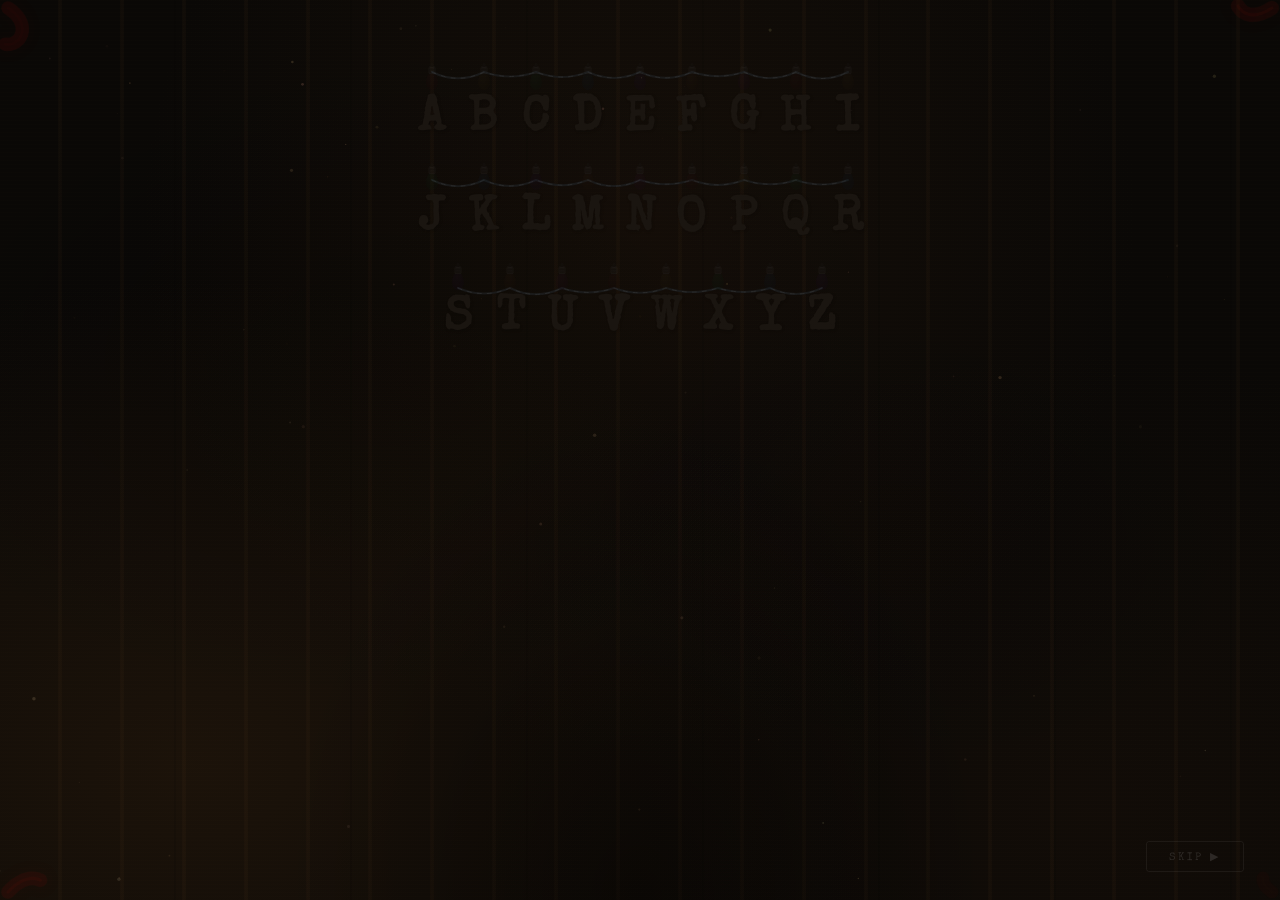
<file: index.html>
<!DOCTYPE html>
<html lang="en">
<head>
    <meta charset="UTF-8">
    <meta name="viewport" content="width=device-width, initial-scale=1.0">
    <meta name="description" content="Enter the Upside Down — A Stranger Things themed developer portfolio by Rhythm Gupta.">
    <title>The Upside Down | Enter...</title>
    <link rel="preconnect" href="https://fonts.googleapis.com">
    <link rel="preconnect" href="https://fonts.gstatic.com" crossorigin>
    <link href="https://fonts.googleapis.com/css2?family=Righteous&family=Special+Elite&family=Creepster&display=swap" rel="stylesheet">
    <style>
        /* ============================================
           INTRO SPLASH — STRANGER THINGS CHRISTMAS LIGHTS
           Realistic Byers House Scene
           ============================================ */
        *, *::before, *::after {
            margin: 0;
            padding: 0;
            box-sizing: border-box;
        }

        body {
            background: #0a0806;
            overflow: hidden;
            width: 100vw;
            height: 100vh;
            font-family: 'Special Elite', cursive;
            cursor: default;
            position: relative;
        }

        /* ---------- DARK ROOM / BYERS HOUSE WALL ---------- */
        .room {
            position: fixed;
            inset: 0;
            background:
                /* Warm corner lamp glow */
                radial-gradient(ellipse at 15% 85%, rgba(80, 50, 20, 0.25) 0%, transparent 45%),
                radial-gradient(ellipse at 85% 90%, rgba(60, 35, 15, 0.15) 0%, transparent 40%),
                /* Center dim ambient from lights */
                radial-gradient(ellipse at 50% 25%, rgba(40, 25, 12, 0.35) 0%, transparent 55%),
                #0a0806;
            z-index: 0;
        }

        /* Wood paneling wallpaper — vertical planks */
        .room::before {
            content: '';
            position: absolute;
            inset: 0;
            background:
                /* Vertical wood plank lines */
                repeating-linear-gradient(
                    90deg,
                    transparent 0px,
                    transparent 58px,
                    rgba(139, 90, 43, 0.04) 58px,
                    rgba(139, 90, 43, 0.06) 60px,
                    rgba(139, 90, 43, 0.04) 62px,
                    transparent 62px
                ),
                /* Horizontal grain — subtle */
                repeating-linear-gradient(
                    0deg,
                    transparent 0px,
                    transparent 3px,
                    rgba(120, 80, 35, 0.015) 3px,
                    rgba(120, 80, 35, 0.015) 4px
                ),
                /* Wider joint pattern */
                repeating-linear-gradient(
                    90deg,
                    transparent 0px,
                    transparent 174px,
                    rgba(0, 0, 0, 0.12) 174px,
                    rgba(0, 0, 0, 0.12) 176px
                );
            z-index: 1;
        }

        /* Grime/age overlay */
        .room::after {
            content: '';
            position: absolute;
            inset: 0;
            background:
                radial-gradient(ellipse at 30% 40%, rgba(0,0,0,0.15) 0%, transparent 50%),
                radial-gradient(ellipse at 70% 60%, rgba(0,0,0,0.1) 0%, transparent 40%),
                radial-gradient(ellipse at 50% 100%, rgba(0,0,0,0.4) 0%, transparent 40%);
            z-index: 2;
            pointer-events: none;
        }

        /* ---------- DUST PARTICLES ---------- */
        .dust-canvas {
            position: fixed;
            inset: 0;
            z-index: 3;
            pointer-events: none;
        }

        /* ---------- VINE CANVAS ---------- */
        #vine-canvas {
            position: fixed;
            top: 0;
            left: 0;
            width: 100%;
            height: 100%;
            z-index: 9999;
            pointer-events: none;
            /* Make Vecna/crimson reads pop without blocking UI */
            filter: saturate(1.18) contrast(1.06);
        }

        /* ---------- WIRE SVG ---------- */
        .wire-svg {
            position: absolute;
            top: 0;
            left: 0;
            width: 100%;
            height: 100%;
            z-index: 8;
            pointer-events: none;
        }

        /* ---------- LIGHTS CONTAINER ---------- */
        .lights-container {
            position: absolute;
            top: 8%;
            left: 50%;
            transform: translateX(-50%);
            width: 92%;
            max-width: 1100px;
            z-index: 10;
        }

        /* ---------- ALPHABET ROWS ---------- */
        .alphabet-wall-intro {
            position: relative;
            z-index: 10;
        }

        .alpha-row {
            display: flex;
            justify-content: center;
            gap: 0;
            margin-bottom: 28px;
            position: relative;
        }

        .alpha-letter-wrap {
            display: flex;
            flex-direction: column;
            align-items: center;
            width: clamp(30px, 4.5vw, 52px);
            position: relative;
        }

        /* ---------- BULB — Teardrop shape ---------- */
        .bulb {
            width: 12px;
            height: 18px;
            border-radius: 50% 50% 45% 45% / 60% 60% 40% 40%;
            position: relative;
            margin-bottom: 6px;
            opacity: 0.12;
            transition: none;
            filter: blur(0px);
        }

        /* Metallic screw cap */
        .bulb::before {
            content: '';
            position: absolute;
            top: -6px;
            left: 50%;
            transform: translateX(-50%);
            width: 7px;
            height: 8px;
            background: linear-gradient(180deg, #555 0%, #333 40%, #444 60%, #333 100%);
            border-radius: 2px 2px 0 0;
            border: 1px solid #555;
            box-shadow: inset 0 1px 0 rgba(255,255,255,0.1);
        }

        /* Small hook/wire nub on top */
        .bulb::after {
            content: '';
            position: absolute;
            top: -9px;
            left: 50%;
            transform: translateX(-50%);
            width: 3px;
            height: 4px;
            background: #222;
            border-radius: 1px;
        }

        /* Bulb colors — DIM (off) state */
        .bulb.c-red    { background: radial-gradient(ellipse at 40% 30%, #3a1515, #1a0808); }
        .bulb.c-yellow { background: radial-gradient(ellipse at 40% 30%, #3a3015, #1a1508); }
        .bulb.c-green  { background: radial-gradient(ellipse at 40% 30%, #153a1f, #081a0d); }
        .bulb.c-blue   { background: radial-gradient(ellipse at 40% 30%, #152a3a, #081520); }
        .bulb.c-purple { background: radial-gradient(ellipse at 40% 30%, #2a153a, #150820); }
        .bulb.c-orange { background: radial-gradient(ellipse at 40% 30%, #3a2515, #1a1008); }
        .bulb.c-pink   { background: radial-gradient(ellipse at 40% 30%, #3a1530, #1a0818); }

        /* Bulb colors — FULLY LIT */
        .bulb.lit.c-red {
            background: radial-gradient(ellipse at 35% 25%, #ff9999, #ff2233 40%, #cc1122);
            box-shadow:
                0 0 8px 2px #ff2233,
                0 0 25px 6px rgba(255,34,51,0.6),
                0 0 60px 15px rgba(255,34,51,0.25),
                0 4px 80px 20px rgba(255,34,51,0.12);
            opacity: 1;
            filter: blur(0.3px);
        }
        .bulb.lit.c-yellow {
            background: radial-gradient(ellipse at 35% 25%, #ffffaa, #ffdd22 40%, #ccaa11);
            box-shadow:
                0 0 8px 2px #ffdd22,
                0 0 25px 6px rgba(255,221,34,0.6),
                0 0 60px 15px rgba(255,221,34,0.25),
                0 4px 80px 20px rgba(255,221,34,0.12);
            opacity: 1;
            filter: blur(0.3px);
        }
        .bulb.lit.c-green {
            background: radial-gradient(ellipse at 35% 25%, #aaffcc, #33ff77 40%, #22cc55);
            box-shadow:
                0 0 8px 2px #33ff77,
                0 0 25px 6px rgba(51,255,119,0.6),
                0 0 60px 15px rgba(51,255,119,0.25),
                0 4px 80px 20px rgba(51,255,119,0.12);
            opacity: 1;
            filter: blur(0.3px);
        }
        .bulb.lit.c-blue {
            background: radial-gradient(ellipse at 35% 25%, #aaddff, #3399ff 40%, #2277cc);
            box-shadow:
                0 0 8px 2px #3399ff,
                0 0 25px 6px rgba(51,153,255,0.6),
                0 0 60px 15px rgba(51,153,255,0.25),
                0 4px 80px 20px rgba(51,153,255,0.12);
            opacity: 1;
            filter: blur(0.3px);
        }
        .bulb.lit.c-purple {
            background: radial-gradient(ellipse at 35% 25%, #ddaaff, #bb55ff 40%, #8833cc);
            box-shadow:
                0 0 8px 2px #bb55ff,
                0 0 25px 6px rgba(187,85,255,0.6),
                0 0 60px 15px rgba(187,85,255,0.25),
                0 4px 80px 20px rgba(187,85,255,0.12);
            opacity: 1;
            filter: blur(0.3px);
        }
        .bulb.lit.c-orange {
            background: radial-gradient(ellipse at 35% 25%, #ffcc99, #ff9933 40%, #cc7722);
            box-shadow:
                0 0 8px 2px #ff9933,
                0 0 25px 6px rgba(255,153,51,0.6),
                0 0 60px 15px rgba(255,153,51,0.25),
                0 4px 80px 20px rgba(255,153,51,0.12);
            opacity: 1;
            filter: blur(0.3px);
        }
        .bulb.lit.c-pink {
            background: radial-gradient(ellipse at 35% 25%, #ffaadd, #ff44aa 40%, #cc2288);
            box-shadow:
                0 0 8px 2px #ff44aa,
                0 0 25px 6px rgba(255,68,170,0.6),
                0 0 60px 15px rgba(255,68,170,0.25),
                0 4px 80px 20px rgba(255,68,170,0.12);
            opacity: 1;
            filter: blur(0.3px);
        }

        /* Dim-lit state for ambient flickers */
        .bulb.dim-lit { opacity: 0.3; }
        .bulb.dim-lit.c-red    { background: radial-gradient(ellipse at 35% 25%, #cc5555, #881515); box-shadow: 0 0 6px 2px rgba(170,34,34,0.4); }
        .bulb.dim-lit.c-yellow { background: radial-gradient(ellipse at 35% 25%, #ccaa55, #886615); box-shadow: 0 0 6px 2px rgba(170,136,17,0.4); }
        .bulb.dim-lit.c-green  { background: radial-gradient(ellipse at 35% 25%, #55cc77, #228844); box-shadow: 0 0 6px 2px rgba(34,170,68,0.4); }
        .bulb.dim-lit.c-blue   { background: radial-gradient(ellipse at 35% 25%, #5588cc, #224488); box-shadow: 0 0 6px 2px rgba(34,68,170,0.4); }
        .bulb.dim-lit.c-purple { background: radial-gradient(ellipse at 35% 25%, #8855cc, #553388); box-shadow: 0 0 6px 2px rgba(85,51,170,0.4); }
        .bulb.dim-lit.c-orange { background: radial-gradient(ellipse at 35% 25%, #cc8855, #885522); box-shadow: 0 0 6px 2px rgba(170,85,34,0.4); }
        .bulb.dim-lit.c-pink   { background: radial-gradient(ellipse at 35% 25%, #cc5599, #883366); box-shadow: 0 0 6px 2px rgba(170,51,102,0.4); }

        /* Wall glow halo when bulb is lit */
        .alpha-letter-wrap .wall-glow {
            position: absolute;
            top: 0;
            left: 50%;
            transform: translateX(-50%);
            width: 50px;
            height: 70px;
            border-radius: 50%;
            opacity: 0;
            pointer-events: none;
            z-index: -1;
            transition: opacity 0.1s;
        }

        .alpha-letter-wrap.glow-active .wall-glow { opacity: 1; }

        .wall-glow.g-red    { background: radial-gradient(ellipse, rgba(255,34,51,0.15) 0%, transparent 70%); }
        .wall-glow.g-yellow { background: radial-gradient(ellipse, rgba(255,221,34,0.15) 0%, transparent 70%); }
        .wall-glow.g-green  { background: radial-gradient(ellipse, rgba(51,255,119,0.15) 0%, transparent 70%); }
        .wall-glow.g-blue   { background: radial-gradient(ellipse, rgba(51,153,255,0.15) 0%, transparent 70%); }
        .wall-glow.g-purple { background: radial-gradient(ellipse, rgba(187,85,255,0.15) 0%, transparent 70%); }
        .wall-glow.g-orange { background: radial-gradient(ellipse, rgba(255,153,51,0.15) 0%, transparent 70%); }
        .wall-glow.g-pink   { background: radial-gradient(ellipse, rgba(255,68,170,0.15) 0%, transparent 70%); }

        /* ---------- WALL LETTER — Hand-painted look ---------- */
        .alpha-char {
            font-family: 'Special Elite', cursive;
            font-size: clamp(1.6rem, 3.8vw, 3.2rem);
            color: #1a1510;
            font-weight: 700;
            letter-spacing: 2px;
            user-select: none;
            transition: color 0.15s, text-shadow 0.15s;
            position: relative;
            /* Slight random tilt for painted feel — applied via JS */
        }

        /* Paint drip effect */
        .alpha-char::after {
            content: attr(data-letter);
            position: absolute;
            top: 1px;
            left: 1px;
            color: rgba(0, 0, 0, 0.15);
            z-index: -1;
            filter: blur(1px);
        }

        /* When illuminated by bulb */
        .alpha-char.illuminated {
            color: rgba(255, 242, 220, 0.85);
            text-shadow:
                0 0 8px rgba(255, 200, 140, 0.5),
                0 0 25px rgba(255, 160, 100, 0.2),
                0 1px 2px rgba(0,0,0,0.8);
        }

        /* ---------- FLICKER OVERLAY ---------- */
        .flicker-screen {
            position: fixed;
            inset: 0;
            z-index: 100;
            pointer-events: none;
            background: transparent;
        }
        .flicker-screen.flash       { background: rgba(255, 255, 255, 0.04); }
        .flicker-screen.dark-flash  { background: rgba(0, 0, 0, 0.75); }
        .flicker-screen.red-flash   { background: rgba(180, 0, 0, 0.05); }
        .flicker-screen.big-red     { background: rgba(180, 0, 0, 0.12); }

        /* ============================================
           NAME REVEAL — STRANGER THINGS TITLE ANIMATION
           ============================================ */
        .st-title-reveal {
            position: fixed;
            inset: 0;
            display: flex;
            flex-direction: column;
            align-items: center;
            justify-content: center;
            z-index: 50;
            opacity: 0;
            pointer-events: none;
            background: #000;
            transition: opacity 0.8s;
        }

        .st-title-reveal.active {
            opacity: 1;
        }

        /* Horizontal converging lines */
        .st-line-top, .st-line-bottom {
            position: absolute;
            left: 0;
            right: 0;
            height: 1px;
            background: #d72631;
            box-shadow: 0 0 8px rgba(215,38,49,0.6), 0 0 20px rgba(215,38,49,0.3);
            transform: scaleX(0);
            transition: transform 2s cubic-bezier(0.25, 0.46, 0.45, 0.94);
        }

        .st-line-top { top: calc(50% - 80px); }
        .st-line-bottom { bottom: calc(50% - 80px); }

        .st-title-reveal.animate .st-line-top,
        .st-title-reveal.animate .st-line-bottom {
            transform: scaleX(1);
        }

        /* Title text container */
        .st-title-text {
            position: relative;
            text-align: center;
            z-index: 2;
        }

        .st-title-line {
            display: block;
            font-family: 'Righteous', cursive;
            color: #d72631;
            text-transform: uppercase;
            letter-spacing: 0.6em;
            line-height: 1.1;
            opacity: 0;
            transition: opacity 0.5s;
            white-space: nowrap;
            position: relative;
        }

        .st-title-line.first-name {
            font-size: clamp(3.5rem, 10vw, 9rem);
        }

        .st-title-line.last-name {
            font-size: clamp(2.5rem, 7vw, 6rem);
            margin-top: 0.1em;
        }

        .st-title-line.visible {
            opacity: 1;
        }

        .st-title-line span {
            display: inline-block;
            text-shadow:
                0 0 20px rgba(215,38,49,0.8),
                0 0 60px rgba(215,38,49,0.4),
                0 0 120px rgba(215,38,49,0.2),
                0 0 200px rgba(215,38,49,0.1);
        }

        /* Letter tracking animation */
        .st-title-line.tracking span {
            animation: st-letter-track var(--track-duration, 3.5s) cubic-bezier(0.25, 0.46, 0.45, 0.94) forwards;
            animation-delay: var(--delay, 0s);
        }

        @keyframes st-letter-track {
            0% {
                letter-spacing: 0.8em;
                opacity: 0;
                filter: blur(8px);
            }
            30% {
                opacity: 0.6;
                filter: blur(3px);
            }
            70% {
                letter-spacing: 0.6em;
                filter: blur(0px);
            }
            100% {
                letter-spacing: 0.02em;
                opacity: 1;
                filter: blur(0px);
            }
        }

        /* Glow pulse after title locks in */
        .st-title-line.glow-pulse span {
            animation: st-glow-breathe 2s ease-in-out infinite;
        }

        @keyframes st-glow-breathe {
            0%, 100% {
                text-shadow:
                    0 0 20px rgba(215,38,49,0.8),
                    0 0 60px rgba(215,38,49,0.4),
                    0 0 120px rgba(215,38,49,0.2);
            }
            50% {
                text-shadow:
                    0 0 30px rgba(215,38,49,1),
                    0 0 80px rgba(215,38,49,0.6),
                    0 0 150px rgba(215,38,49,0.35),
                    0 0 250px rgba(215,38,49,0.15);
            }
        }

        /* Ambient particle glow behind title */
        .st-title-reveal .ambient-glow {
            position: absolute;
            width: 600px;
            height: 300px;
            border-radius: 50%;
            background: radial-gradient(ellipse, rgba(215,38,49,0.08) 0%, transparent 70%);
            top: 50%;
            left: 50%;
            transform: translate(-50%, -50%);
            z-index: 1;
            animation: ambient-pulse 3s ease-in-out infinite;
        }

        @keyframes ambient-pulse {
            0%, 100% { opacity: 0.5; transform: translate(-50%, -50%) scale(1); }
            50% { opacity: 1; transform: translate(-50%, -50%) scale(1.15); }
        }

        /* ---------- FADE OVERLAY ---------- */
        .fade-overlay {
            position: fixed;
            inset: 0;
            background: #000;
            z-index: 200;
            opacity: 0;
            pointer-events: none;
            transition: opacity 1.8s ease-in;
        }
        .fade-overlay.active {
            opacity: 1;
            pointer-events: all;
        }

        /* ---------- SKIP ---------- */
        .skip-btn {
            position: fixed;
            bottom: 28px;
            right: 36px;
            z-index: 300;
            background: none;
            border: 1px solid rgba(255,255,255,0.06);
            color: rgba(255,255,255,0.12);
            font-family: 'Special Elite', cursive;
            font-size: 0.7rem;
            letter-spacing: 3px;
            text-transform: uppercase;
            padding: 8px 22px;
            cursor: pointer;
            transition: all 0.3s;
            border-radius: 3px;
        }
        .skip-btn:hover {
            color: rgba(255,255,255,0.4);
            border-color: rgba(255,255,255,0.2);
        }

        /* ---------- RESPONSIVE ---------- */
        @media (max-width: 768px) {
            .lights-container { top: 14%; width: 96%; }
            .alpha-letter-wrap { width: clamp(20px, 3.8vw, 34px); }
            .alpha-char { font-size: clamp(1rem, 3.2vw, 2rem); }
            .bulb { width: 9px; height: 14px; }
            .st-title-line.first-name { font-size: clamp(2.5rem, 12vw, 5rem); }
            .st-title-line.last-name { font-size: clamp(1.8rem, 8vw, 3.5rem); }
        }

        @media (max-width: 480px) {
            .lights-container { top: 16%; }
            .alpha-letter-wrap { width: clamp(15px, 3.5vw, 25px); }
            .alpha-char { font-size: clamp(0.7rem, 2.6vw, 1.3rem); }
            .bulb { width: 6px; height: 10px; }
            .alpha-row { margin-bottom: 16px; }
            .st-title-line.first-name { font-size: clamp(2rem, 14vw, 4rem); }
            .st-title-line.last-name { font-size: clamp(1.5rem, 10vw, 3rem); }
        }
    </style>
</head>
<body>
    <!-- Dark room / Byers house wall -->
    <div class="room"></div>

    <!-- Dust particles -->
    <canvas class="dust-canvas" id="dust-canvas"></canvas>

    <!-- Vine animation overlay -->
    <canvas id="vine-canvas"></canvas>

    <!-- Wire SVG — drawn dynamically -->
    <svg class="wire-svg" id="wire-svg"></svg>

    <!-- Flicker screen -->
    <div class="flicker-screen" id="flicker-screen"></div>

    <!-- Christmas Lights Alphabet Wall -->
    <div class="lights-container">
        <div class="alphabet-wall-intro" id="alphabet-wall">
            <div class="alpha-row" id="row1"></div>
            <div class="alpha-row" id="row2"></div>
            <div class="alpha-row" id="row3"></div>
        </div>
    </div>

    <!-- Stranger Things Title Reveal -->
    <div class="st-title-reveal" id="st-title-reveal">
        <div class="ambient-glow"></div>
        <div class="st-line-top"></div>
        <div class="st-line-bottom"></div>
        <div class="st-title-text">
            <span class="st-title-line first-name" id="st-first">
                <span>R</span><span>H</span><span>Y</span><span>T</span><span>H</span><span>M</span>
            </span>
            <span class="st-title-line last-name" id="st-last">
                <span>G</span><span>U</span><span>P</span><span>T</span><span>A</span>
            </span>
        </div>
    </div>

    <!-- Fade to black -->
    <div class="fade-overlay" id="fade-overlay"></div>

    <!-- Skip -->
    <button class="skip-btn" id="skip-btn">Skip &#9654;</button>

    <script>
        /* ============================================
           INTRO ANIMATION — CHRISTMAS LIGHTS SCENE
           ============================================ */

        const NAME = 'RHYTHM';
        const COLORS = ['c-red','c-yellow','c-green','c-blue','c-purple','c-orange','c-pink'];
        const GLOW_COLORS = ['g-red','g-yellow','g-green','g-blue','g-purple','g-orange','g-pink'];

        // Build alphabet rows
        const rowDefs = [
            { id: 'row1', letters: 'ABCDEFGHI' },
            { id: 'row2', letters: 'JKLMNOPQR' },
            { id: 'row3', letters: 'STUVWXYZ' }
        ];

        const letterMap = {};

        rowDefs.forEach((row, ri) => {
            const rowEl = document.getElementById(row.id);
            for (let i = 0; i < row.letters.length; i++) {
                const ch = row.letters[i];
                const wrap = document.createElement('div');
                wrap.className = 'alpha-letter-wrap';

                const colorIdx = (ri * 9 + i) % COLORS.length;

                // Wall glow halo
                const glow = document.createElement('div');
                glow.className = `wall-glow ${GLOW_COLORS[colorIdx]}`;
                wrap.appendChild(glow);

                const bulb = document.createElement('div');
                bulb.className = `bulb ${COLORS[colorIdx]}`;

                const charEl = document.createElement('div');
                charEl.className = 'alpha-char';
                charEl.textContent = ch;
                charEl.setAttribute('data-letter', ch);
                // Random slight rotation for hand-painted feel
                charEl.style.transform = `rotate(${(Math.random() - 0.5) * 6}deg)`;

                wrap.appendChild(bulb);
                wrap.appendChild(charEl);
                rowEl.appendChild(wrap);

                letterMap[ch] = { bulb, char: charEl, wrap, glow };
            }
        });

        // --- Draw catenary wire connecting bulbs ---
        function drawWires() {
            const svg = document.getElementById('wire-svg');
            svg.innerHTML = '';
            svg.setAttribute('viewBox', `0 0 ${window.innerWidth} ${window.innerHeight}`);

            rowDefs.forEach((row) => {
                const rowEl = document.getElementById(row.id);
                const wraps = rowEl.querySelectorAll('.alpha-letter-wrap');
                if (wraps.length < 2) return;

                const points = [];
                wraps.forEach(w => {
                    const bulb = w.querySelector('.bulb');
                    const rect = bulb.getBoundingClientRect();
                    points.push({
                        x: rect.left + rect.width / 2,
                        y: rect.top
                    });
                });

                // Draw a sagging wire between each pair of bulbs
                let d = `M ${points[0].x} ${points[0].y}`;
                for (let i = 1; i < points.length; i++) {
                    const prev = points[i - 1];
                    const curr = points[i];
                    const midX = (prev.x + curr.x) / 2;
                    const sag = 8 + Math.random() * 5; // natural sag
                    const midY = Math.max(prev.y, curr.y) + sag;
                    d += ` Q ${midX} ${midY} ${curr.x} ${curr.y}`;
                }

                const path = document.createElementNS('http://www.w3.org/2000/svg', 'path');
                path.setAttribute('d', d);
                path.setAttribute('stroke', '#1a1a1a');
                path.setAttribute('stroke-width', '2');
                path.setAttribute('fill', 'none');
                path.setAttribute('stroke-linecap', 'round');
                svg.appendChild(path);

                // Thinner highlight wire
                const path2 = document.createElementNS('http://www.w3.org/2000/svg', 'path');
                path2.setAttribute('d', d);
                path2.setAttribute('stroke', '#2a2a2a');
                path2.setAttribute('stroke-width', '1');
                path2.setAttribute('fill', 'none');
                path2.setAttribute('stroke-linecap', 'round');
                path2.setAttribute('stroke-dasharray', '4 6');
                svg.appendChild(path2);
            });
        }

        // Draw wires after layout settles
        setTimeout(drawWires, 100);
        window.addEventListener('resize', () => setTimeout(drawWires, 50));

        // --- Enhanced Dust Particles ---
        const dustCanvas = document.getElementById('dust-canvas');
        const dCtx = dustCanvas.getContext('2d');
        let dusts = [];

        function resizeDust() {
            dustCanvas.width = window.innerWidth;
            dustCanvas.height = window.innerHeight;
        }
        resizeDust();
        window.addEventListener('resize', resizeDust);

        class Dust {
            constructor() { this.reset(true); }
            reset(init) {
                this.x = Math.random() * dustCanvas.width;
                this.y = init ? Math.random() * dustCanvas.height : dustCanvas.height + 10;
                this.size = Math.random() * 1.5 + 0.3;
                this.sx = (Math.random() - 0.5) * 0.15;
                this.sy = -(Math.random() * 0.12 + 0.02);
                this.o = Math.random() * 0.2 + 0.02;
                this.life = 0;
                this.max = Math.random() * 900 + 400;
                // Warm brownish tint
                this.r = 160 + Math.floor(Math.random() * 40);
                this.g = 130 + Math.floor(Math.random() * 30);
                this.b = 90 + Math.floor(Math.random() * 30);
            }
            update() {
                this.x += this.sx + Math.sin(this.life * 0.008) * 0.05;
                this.y += this.sy;
                this.life++;
                if (this.life > this.max || this.y < -5) this.reset(false);
            }
            draw() {
                dCtx.beginPath();
                dCtx.arc(this.x, this.y, this.size, 0, Math.PI * 2);
                dCtx.fillStyle = `rgba(${this.r}, ${this.g}, ${this.b}, ${this.o})`;
                dCtx.fill();
            }
        }

        for (let i = 0; i < 70; i++) dusts.push(new Dust());

        function animDust() {
            dCtx.clearRect(0, 0, dustCanvas.width, dustCanvas.height);
            dusts.forEach(d => { d.update(); d.draw(); });
            requestAnimationFrame(animDust);
        }
        animDust();

        // --- Helpers ---
        const sleep = ms => new Promise(r => setTimeout(r, ms));
        const flickScr = document.getElementById('flicker-screen');

        function lightUp(l) {
            const e = letterMap[l];
            if (e) {
                e.bulb.classList.add('lit');
                e.bulb.classList.remove('dim-lit');
                e.char.classList.add('illuminated');
                e.wrap.classList.add('glow-active');
            }
        }
        function dimLight(l) {
            const e = letterMap[l];
            if (e) {
                e.bulb.classList.add('dim-lit');
                e.bulb.classList.remove('lit');
                e.char.classList.remove('illuminated');
                e.wrap.classList.remove('glow-active');
            }
        }
        function turnOff(l) {
            const e = letterMap[l];
            if (e) {
                e.bulb.classList.remove('lit', 'dim-lit');
                e.char.classList.remove('illuminated');
                e.wrap.classList.remove('glow-active');
            }
        }
        function allOff() { Object.keys(letterMap).forEach(turnOff); }
        function allOn()  { Object.keys(letterMap).forEach(lightUp); }

        async function flash(cls, dur) {
            flickScr.className = 'flicker-screen ' + cls;
            await sleep(dur);
            flickScr.className = 'flicker-screen';
        }

        // --- Ambient random dim flickers ---
        let ambientOn = true;
        function ambient() {
            if (!ambientOn) return;
            const keys = Object.keys(letterMap);
            const k = keys[Math.floor(Math.random() * keys.length)];
            dimLight(k);
            setTimeout(() => { turnOff(k); }, 50 + Math.random() * 150);
            setTimeout(ambient, 150 + Math.random() * 1000);
        }

        // --- MAIN SEQUENCE ---
        let aborted = false;

        async function run() {
            // Phase 0: Eerie silence — dim flickers (3s)
            ambient();
            await sleep(3000);
            if (aborted) return;

            // Phase 1: Something tries to communicate — nervous random flickers
            ambientOn = false;
            await nervousFlickers();
            if (aborted) return;

            // Phase 2: Spell R-H-Y-T-H-M one letter at a time
            await spellName();
            if (aborted) return;

            // Phase 3: Hold — the name letters glow
            await sleep(1500);
            if (aborted) return;

            // Phase 4: Flicker storm — all lights go crazy
            await flickerStorm();
            if (aborted) return;

            // Phase 5: Total darkness
            allOff();
            await flash('dark-flash', 400);
            await sleep(1000);
            if (aborted) return;

            // Phase 6: Stranger Things title reveal
            await revealNameST();
            if (aborted) return;

            // Phase 7: Fade to black → portfolio
            await fadeOut();
        }

        async function nervousFlickers() {
            for (let i = 0; i < 22; i++) {
                if (aborted) return;
                const keys = Object.keys(letterMap);
                const n = Math.floor(Math.random() * 6) + 1;
                const picks = [];
                for (let j = 0; j < n; j++) picks.push(keys[Math.floor(Math.random() * keys.length)]);

                picks.forEach(l => lightUp(l));
                await sleep(30 + Math.random() * 80);
                picks.forEach(l => turnOff(l));
                await sleep(20 + Math.random() * 150);

                if (Math.random() > 0.75) await flash('red-flash', 25);
            }
            allOff();
            await sleep(800);
        }

        async function spellName() {
            for (let i = 0; i < NAME.length; i++) {
                if (aborted) return;
                const target = NAME[i];

                // Random wrong letters — jittery, scared entity
                const fakes = Math.floor(Math.random() * 5) + 2;
                for (let f = 0; f < fakes; f++) {
                    if (aborted) return;
                    const keys = Object.keys(letterMap);
                    const wrong = keys[Math.floor(Math.random() * keys.length)];
                    lightUp(wrong);
                    await sleep(20 + Math.random() * 45);
                    turnOff(wrong);
                    await sleep(10 + Math.random() * 35);
                }

                // Quick dark beat
                await sleep(120);

                // REVEAL the real letter with a flash
                await flash('big-red', 50);
                lightUp(target);

                // Dramatic pause — letter stays lit
                await sleep(700 + Math.random() * 300);
            }
        }

        async function flickerStorm() {
            for (let wave = 0; wave < 6; wave++) {
                if (aborted) return;

                allOn();
                await flash('flash', 30);
                await sleep(40);
                allOff();
                await sleep(50);

                for (let j = 0; j < 12; j++) {
                    if (aborted) return;
                    const keys = Object.keys(letterMap);
                    const count = Math.floor(keys.length * (0.2 + Math.random() * 0.6));
                    const shuffled = [...keys].sort(() => Math.random() - 0.5).slice(0, count);
                    shuffled.forEach(l => lightUp(l));
                    await sleep(15 + Math.random() * 35);
                    allOff();
                    await sleep(10 + Math.random() * 20);
                }

                await flash('dark-flash', 100);
                await sleep(50);
            }

            // FINAL blast
            allOn();
            await flash('flash', 80);
            await sleep(200);
            await flash('flash', 40);
            await sleep(120);
        }

        /* --- STRANGER THINGS TITLE REVEAL --- */
        async function revealNameST() {
            const reveal = document.getElementById('st-title-reveal');
            const firstName = document.getElementById('st-first');
            const lastName = document.getElementById('st-last');

            // Fade in the black background
            reveal.classList.add('active');
            await sleep(600);
            if (aborted) return;

            // Trigger horizontal lines converging
            reveal.classList.add('animate');
            await sleep(800);
            if (aborted) return;

            // Show first name with letter tracking animation
            firstName.classList.add('visible', 'tracking');
            firstName.querySelectorAll('span').forEach((s, i) => {
                s.style.setProperty('--delay', `${i * 0.08}s`);
                s.style.setProperty('--track-duration', '3.5s');
            });
            await sleep(2000);
            if (aborted) return;

            // Show last name
            lastName.classList.add('visible', 'tracking');
            lastName.querySelectorAll('span').forEach((s, i) => {
                s.style.setProperty('--delay', `${i * 0.1}s`);
                s.style.setProperty('--track-duration', '3s');
            });
            await sleep(3000);
            if (aborted) return;

            // Add glow pulse after letters lock in
            firstName.classList.add('glow-pulse');
            lastName.classList.add('glow-pulse');

            // Hold title visible
            await sleep(2500);
        }

        async function fadeOut() {
            const ov = document.getElementById('fade-overlay');
            ov.classList.add('active');
            await sleep(2200);
            window.location.href = 'portfolio.html';
        }

        // --- Skip ---
        function skipIntro() {
            aborted = true;
            ambientOn = false;
            const ov = document.getElementById('fade-overlay');
            ov.classList.add('active');
            setTimeout(() => { window.location.href = 'portfolio.html'; }, 900);
        }

        document.getElementById('skip-btn').addEventListener('click', skipIntro);

        // --- GO ---
        window.addEventListener('load', () => {
            setTimeout(run, 600);
        });
    </script>

    <script src="script.js"></script>
</body>
</html>
</file>
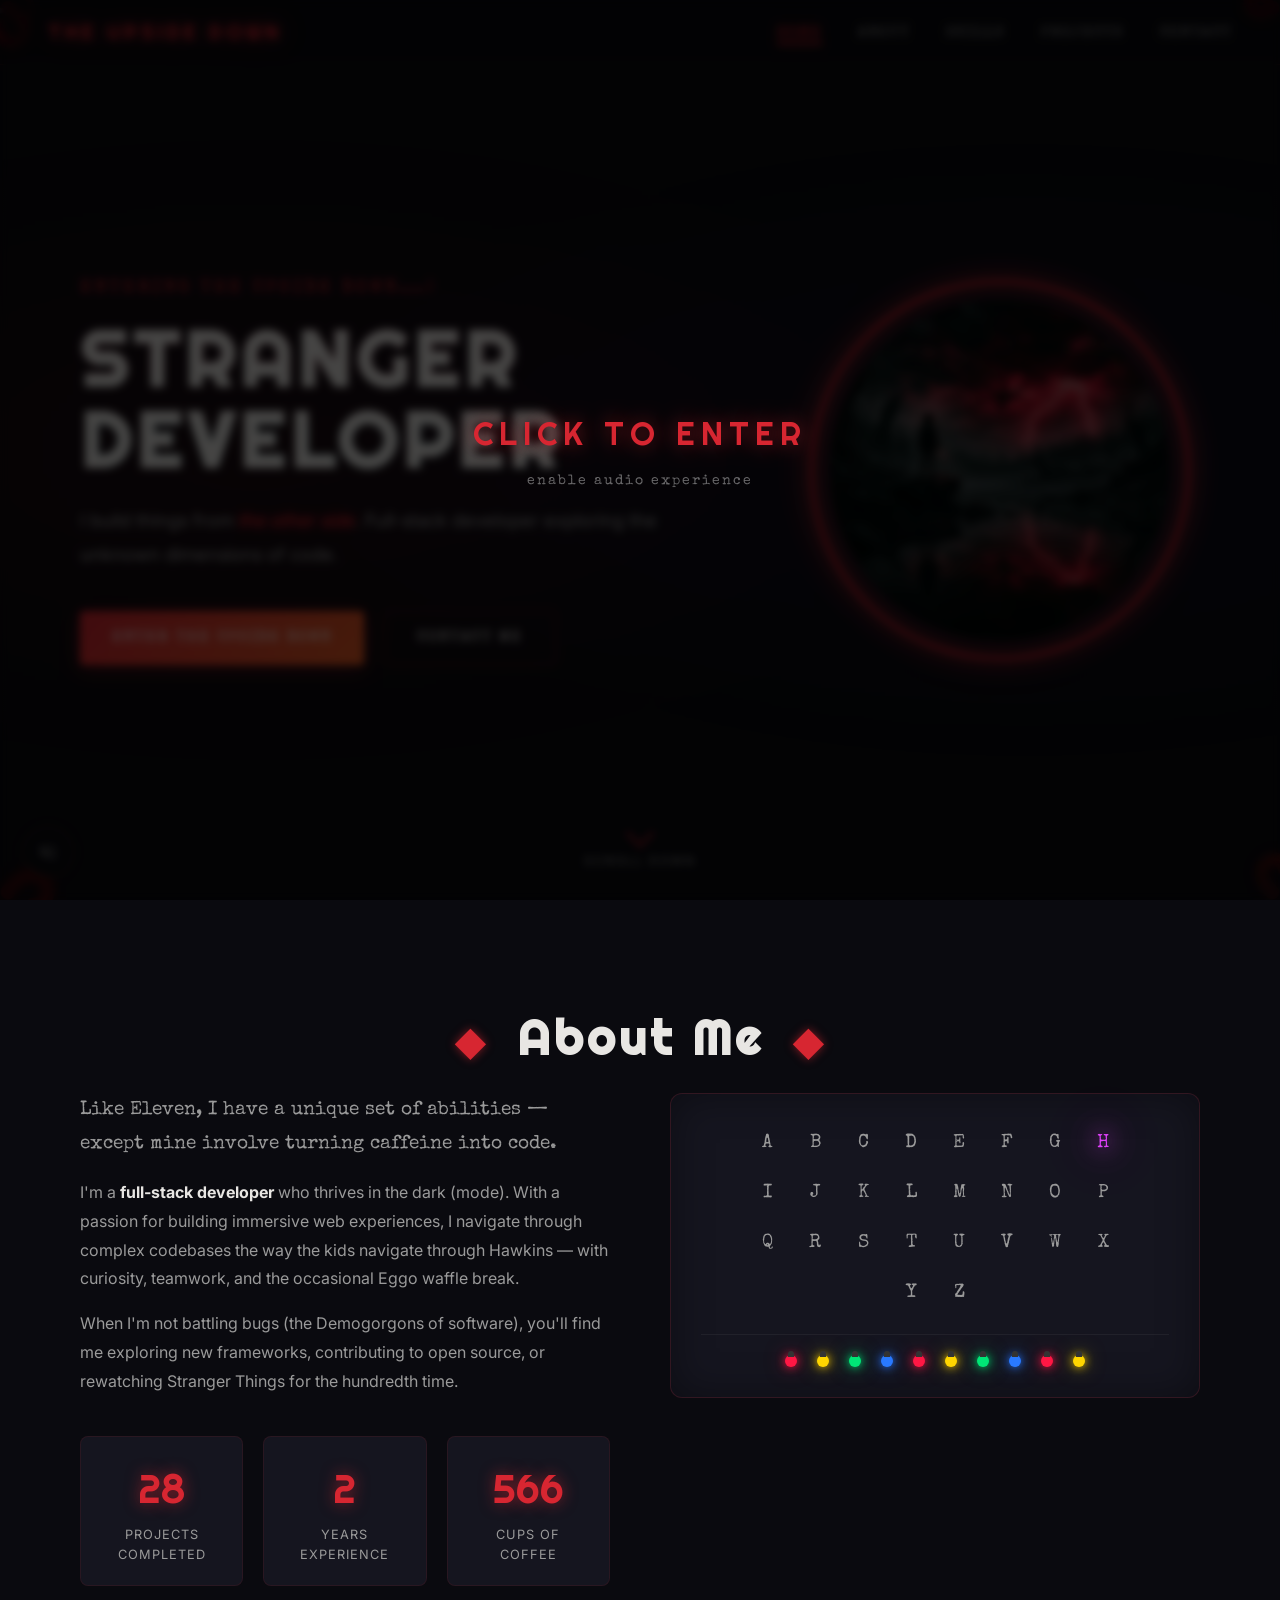
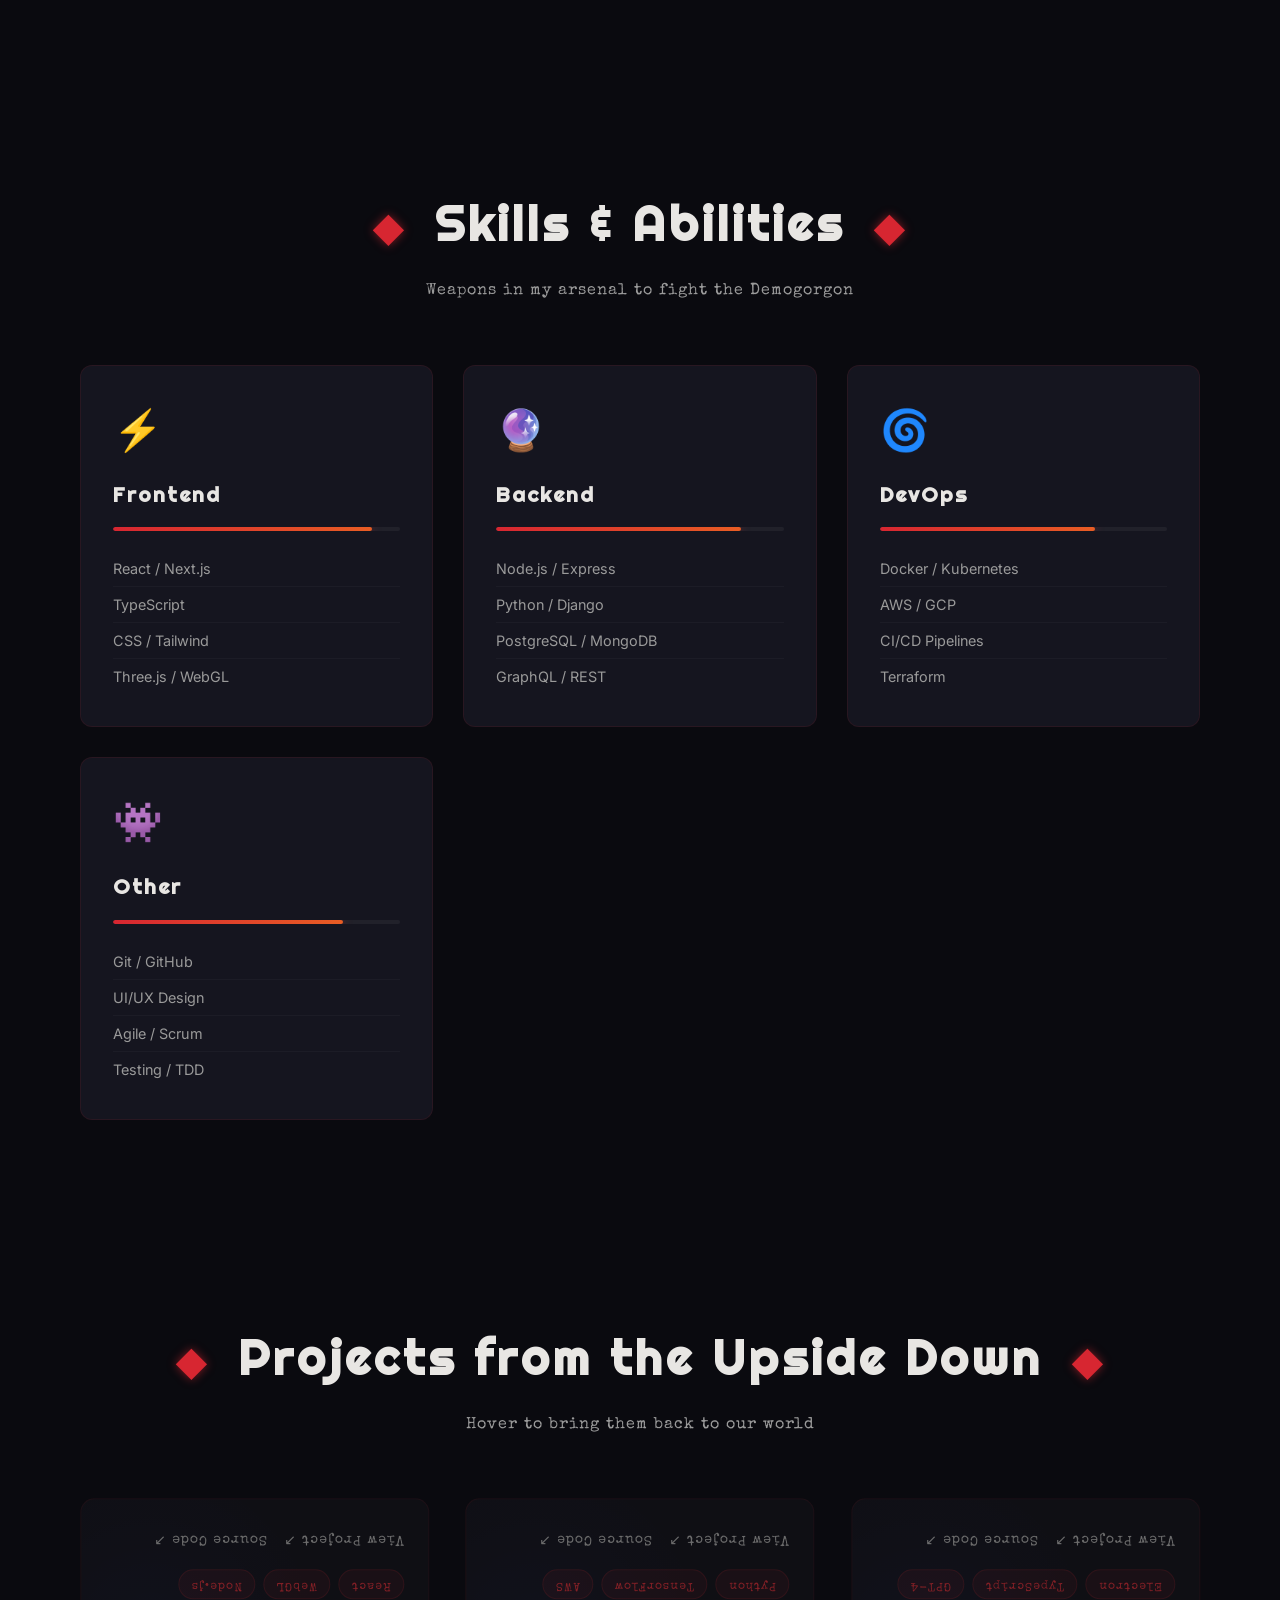
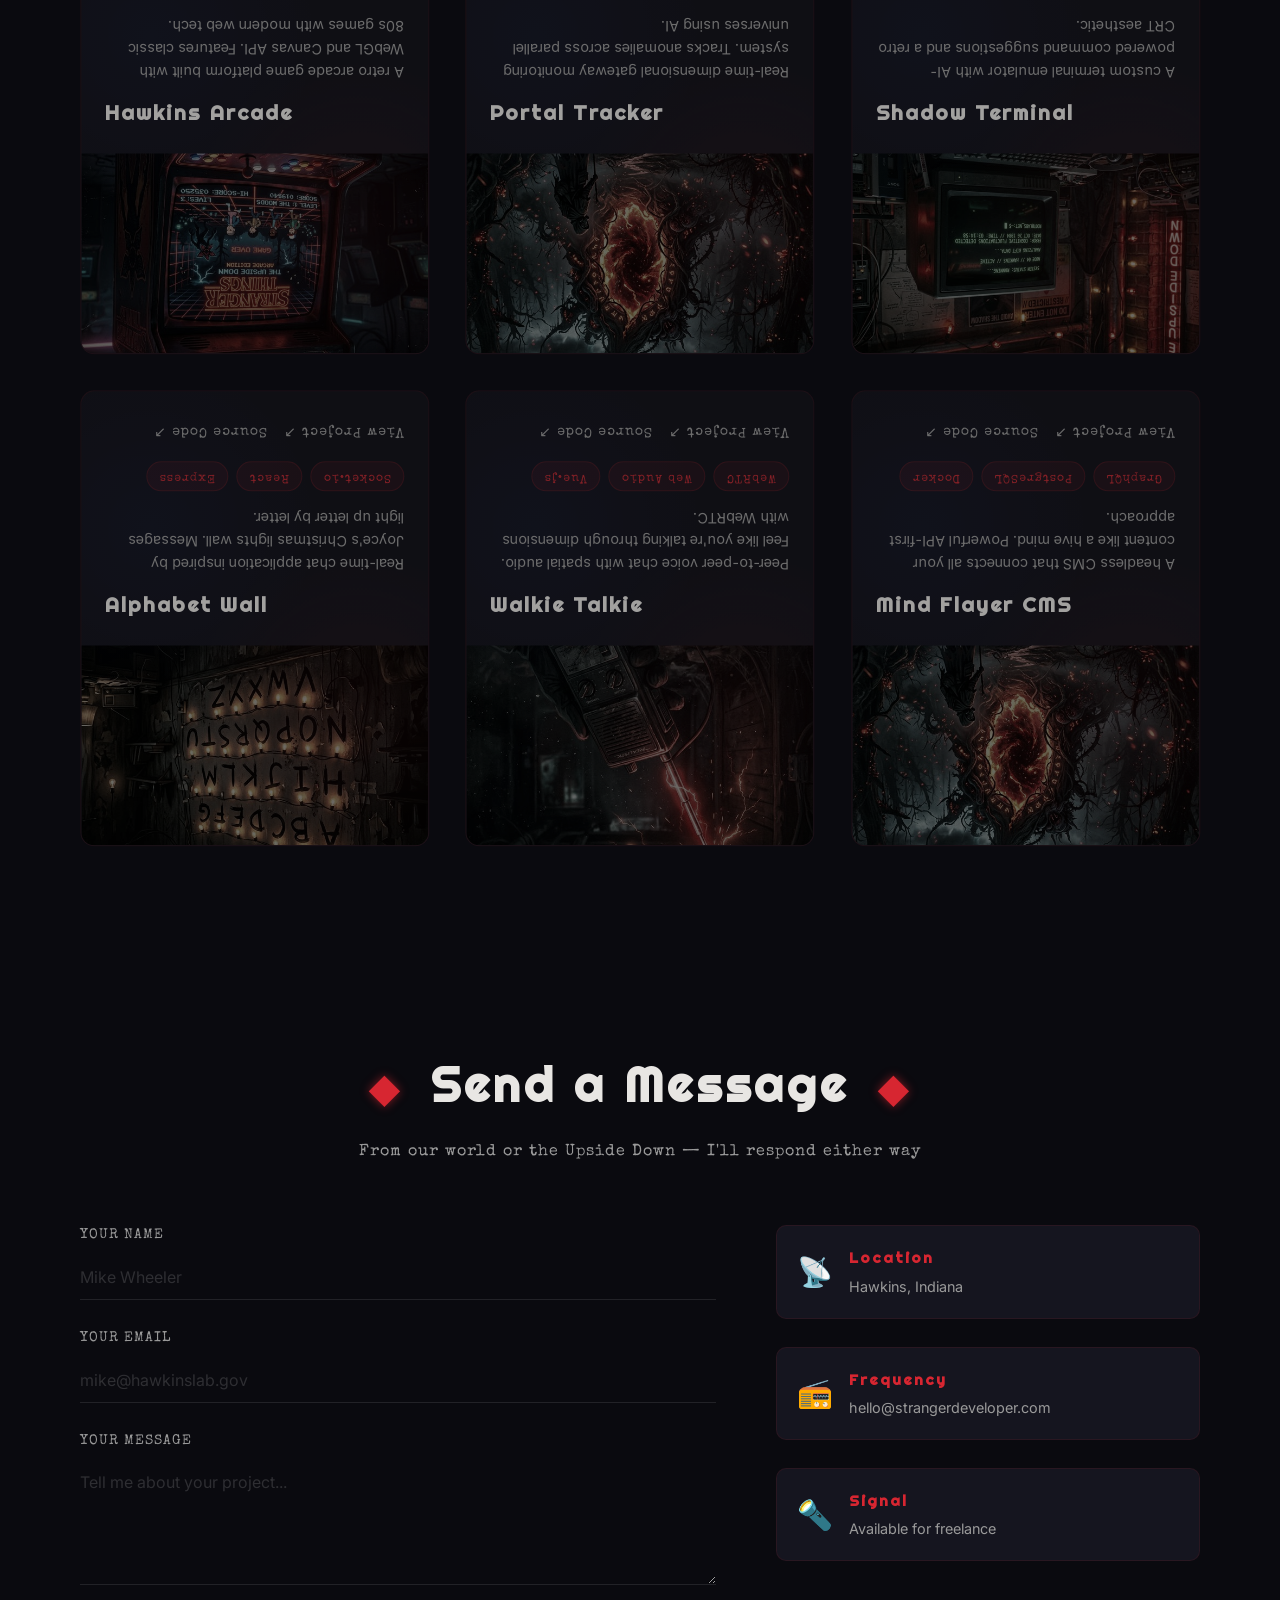
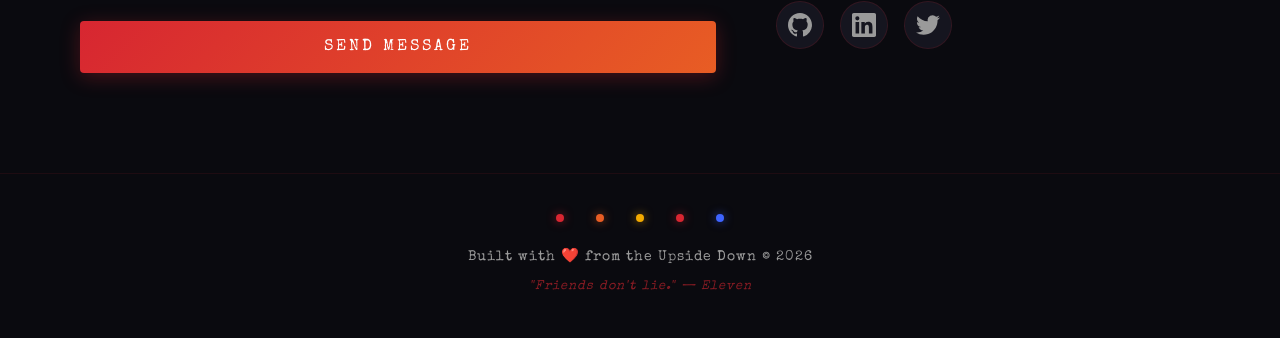
<file: portfolio.html>
<!DOCTYPE html>
<html lang="en">
<head>
    <meta charset="UTF-8">
    <meta name="viewport" content="width=device-width, initial-scale=1.0">
    <meta name="description" content="A Stranger Things themed developer portfolio — enter the Upside Down and discover my projects, skills, and story.">
    <title>The Upside Down Portfolio | Stranger Things</title>
    <link rel="preconnect" href="https://fonts.googleapis.com">
    <link rel="preconnect" href="https://fonts.gstatic.com" crossorigin>
    <link href="https://fonts.googleapis.com/css2?family=Righteous&family=Special+Elite&family=Inter:wght@300;400;600;700&display=swap" rel="stylesheet">
    <link rel="stylesheet" href="style.css">
    <style>
        /* Vine Canvas Overlay */
        #vine-canvas {
            position: fixed;
            top: 0;
            left: 0;
            width: 100%;
            height: 100%;
            z-index: 9999;
            pointer-events: none;
            /* Deepen crimson / Vecna hive bleed without blurring UI */
            filter: saturate(1.18) contrast(1.06);
        }

        /* Audio Toggle Button */
        .audio-toggle {
            position: fixed;
            bottom: 24px;
            left: 24px;
            z-index: 10000;
            width: 48px;
            height: 48px;
            border-radius: 50%;
            border: 1px solid rgba(215, 38, 49, 0.3);
            background: rgba(10, 10, 15, 0.85);
            backdrop-filter: blur(10px);
            color: var(--accent-red, #d72631);
            cursor: pointer;
            display: flex;
            align-items: center;
            justify-content: center;
            transition: all 0.3s ease;
            box-shadow: 0 0 15px rgba(215, 38, 49, 0.1);
        }

        .audio-toggle:hover {
            border-color: rgba(215, 38, 49, 0.6);
            box-shadow: 0 0 25px rgba(215, 38, 49, 0.2);
            transform: scale(1.08);
        }

        .audio-toggle svg {
            width: 22px;
            height: 22px;
            fill: currentColor;
        }

        .audio-toggle.muted {
            color: rgba(255, 255, 255, 0.3);
            border-color: rgba(255, 255, 255, 0.1);
        }

        /* Click to play overlay */
        .audio-start-overlay {
            position: fixed;
            inset: 0;
            z-index: 10001;
            background: rgba(0, 0, 0, 0.7);
            display: flex;
            flex-direction: column;
            align-items: center;
            justify-content: center;
            cursor: pointer;
            backdrop-filter: blur(4px);
            transition: opacity 0.5s;
        }

        .audio-start-overlay .start-text {
            font-family: 'Righteous', cursive;
            color: #d72631;
            font-size: clamp(1.2rem, 3vw, 2rem);
            letter-spacing: 6px;
            text-transform: uppercase;
            text-shadow: 0 0 20px rgba(215, 38, 49, 0.6);
            animation: start-pulse 2s ease-in-out infinite;
        }

        .audio-start-overlay .start-sub {
            font-family: 'Special Elite', cursive;
            color: rgba(255, 255, 255, 0.4);
            font-size: 0.85rem;
            letter-spacing: 2px;
            margin-top: 12px;
        }

        @keyframes start-pulse {
            0%, 100% { opacity: 0.7; }
            50% { opacity: 1; }
        }

        .audio-start-overlay.hidden {
            opacity: 0;
            pointer-events: none;
        }
    </style>
</head>
<body>
    <!-- Particle canvas background -->
    <canvas id="particle-canvas"></canvas>

    <!-- Flickering lights overlay -->
    <div class="flicker-overlay" id="flicker-overlay"></div>

    <!-- Navigation -->
    <nav class="navbar" id="navbar">
        <div class="nav-logo">
            <span class="logo-text">THE UPSIDE DOWN</span>
            <span class="logo-glow"></span>
        </div>
        <ul class="nav-links">
            <li><a href="#hero" class="nav-link active" data-section="hero">Home</a></li>
            <li><a href="#about" class="nav-link" data-section="about">About</a></li>
            <li><a href="#skills" class="nav-link" data-section="skills">Skills</a></li>
            <li><a href="#projects" class="nav-link" data-section="projects">Projects</a></li>
            <li><a href="#contact" class="nav-link" data-section="contact">Contact</a></li>
        </ul>
        <button class="nav-toggle" id="nav-toggle" aria-label="Toggle navigation">
            <span></span><span></span><span></span>
        </button>
    </nav>

    <!-- Hero Section -->
    <section class="hero" id="hero">
        <div class="hero-content">
            <div class="hero-subtitle typewriter">
                <span class="typewriter-text" id="typewriter"></span>
                <span class="typewriter-cursor">|</span>
            </div>
            <h1 class="hero-title glitch" data-text="STRANGER DEVELOPER">
                STRANGER<br>DEVELOPER
            </h1>
            <p class="hero-description">I build things from <span class="highlight">the other side</span>. Full-stack developer exploring the unknown dimensions of code.</p>
            <div class="hero-cta">
                <a href="#projects" class="btn btn-primary">
                    <span class="btn-text">Enter the Upside Down</span>
                    <span class="btn-glow"></span>
                </a>
                <a href="#contact" class="btn btn-outline">Contact Me</a>
            </div>
        </div>
        <div class="hero-visual">
            <div class="portal-ring">
                <div class="portal-inner">
                    <img src="assets/hero-bg.png" alt="The Upside Down Portal" class="portal-image">
                </div>
            </div>
        </div>
        <div class="scroll-indicator">
            <div class="scroll-arrow"></div>
            <span>Scroll Down</span>
        </div>
    </section>

    <!-- About Section -->
    <section class="section about" id="about">
        <div class="section-container">
            <h2 class="section-title">
                <span class="title-decoration">&#9670;</span>
                About Me
                <span class="title-decoration">&#9670;</span>
            </h2>
            <div class="about-content">
                <div class="about-text">
                    <p class="about-intro">Like Eleven, I have a unique set of abilities — except mine involve turning caffeine into code.</p>
                    <p>I'm a <strong>full-stack developer</strong> who thrives in the dark (mode). With a passion for building immersive web experiences, I navigate through complex codebases the way the kids navigate through Hawkins — with curiosity, teamwork, and the occasional Eggo waffle break.</p>
                    <p>When I'm not battling bugs (the Demogorgons of software), you'll find me exploring new frameworks, contributing to open source, or rewatching Stranger Things for the hundredth time.</p>
                    <div class="about-stats">
                        <div class="stat-item">
                            <span class="stat-number" data-count="50">0</span>
                            <span class="stat-label">Projects Completed</span>
                        </div>
                        <div class="stat-item">
                            <span class="stat-number" data-count="5">0</span>
                            <span class="stat-label">Years Experience</span>
                        </div>
                        <div class="stat-item">
                            <span class="stat-number" data-count="1000">0</span>
                            <span class="stat-label">Cups of Coffee</span>
                        </div>
                    </div>
                </div>
                <div class="about-alphabet-wall">
                    <div class="alphabet-row">
                        <span class="alphabet-letter" data-glow="a">A</span>
                        <span class="alphabet-letter" data-glow="b">B</span>
                        <span class="alphabet-letter" data-glow="c">C</span>
                        <span class="alphabet-letter" data-glow="d">D</span>
                        <span class="alphabet-letter" data-glow="e">E</span>
                        <span class="alphabet-letter" data-glow="f">F</span>
                        <span class="alphabet-letter" data-glow="g">G</span>
                        <span class="alphabet-letter" data-glow="h">H</span>
                    </div>
                    <div class="alphabet-row">
                        <span class="alphabet-letter" data-glow="i">I</span>
                        <span class="alphabet-letter" data-glow="j">J</span>
                        <span class="alphabet-letter" data-glow="k">K</span>
                        <span class="alphabet-letter" data-glow="l">L</span>
                        <span class="alphabet-letter" data-glow="m">M</span>
                        <span class="alphabet-letter" data-glow="n">N</span>
                        <span class="alphabet-letter" data-glow="o">O</span>
                        <span class="alphabet-letter" data-glow="p">P</span>
                    </div>
                    <div class="alphabet-row">
                        <span class="alphabet-letter" data-glow="q">Q</span>
                        <span class="alphabet-letter" data-glow="r">R</span>
                        <span class="alphabet-letter" data-glow="s">S</span>
                        <span class="alphabet-letter" data-glow="t">T</span>
                        <span class="alphabet-letter" data-glow="u">U</span>
                        <span class="alphabet-letter" data-glow="v">V</span>
                        <span class="alphabet-letter" data-glow="w">W</span>
                        <span class="alphabet-letter" data-glow="x">X</span>
                    </div>
                    <div class="alphabet-row">
                        <span class="alphabet-letter" data-glow="y">Y</span>
                        <span class="alphabet-letter" data-glow="z">Z</span>
                    </div>
                    <div class="christmas-lights">
                        <span class="light red"></span>
                        <span class="light yellow"></span>
                        <span class="light green"></span>
                        <span class="light blue"></span>
                        <span class="light red"></span>
                        <span class="light yellow"></span>
                        <span class="light green"></span>
                        <span class="light blue"></span>
                        <span class="light red"></span>
                        <span class="light yellow"></span>
                    </div>
                </div>
            </div>
        </div>
    </section>

    <!-- Skills Section -->
    <section class="section skills" id="skills">
        <div class="section-container">
            <h2 class="section-title">
                <span class="title-decoration">&#9670;</span>
                Skills & Abilities
                <span class="title-decoration">&#9670;</span>
            </h2>
            <p class="section-subtitle">Weapons in my arsenal to fight the Demogorgon</p>
            <div class="skills-grid">
                <div class="skill-card" data-skill="frontend">
                    <div class="skill-icon">⚡</div>
                    <h3 class="skill-name">Frontend</h3>
                    <div class="skill-bar">
                        <div class="skill-fill" data-width="90"></div>
                    </div>
                    <ul class="skill-list">
                        <li>React / Next.js</li>
                        <li>TypeScript</li>
                        <li>CSS / Tailwind</li>
                        <li>Three.js / WebGL</li>
                    </ul>
                </div>
                <div class="skill-card" data-skill="backend">
                    <div class="skill-icon">🔮</div>
                    <h3 class="skill-name">Backend</h3>
                    <div class="skill-bar">
                        <div class="skill-fill" data-width="85"></div>
                    </div>
                    <ul class="skill-list">
                        <li>Node.js / Express</li>
                        <li>Python / Django</li>
                        <li>PostgreSQL / MongoDB</li>
                        <li>GraphQL / REST</li>
                    </ul>
                </div>
                <div class="skill-card" data-skill="devops">
                    <div class="skill-icon">🌀</div>
                    <h3 class="skill-name">DevOps</h3>
                    <div class="skill-bar">
                        <div class="skill-fill" data-width="75"></div>
                    </div>
                    <ul class="skill-list">
                        <li>Docker / Kubernetes</li>
                        <li>AWS / GCP</li>
                        <li>CI/CD Pipelines</li>
                        <li>Terraform</li>
                    </ul>
                </div>
                <div class="skill-card" data-skill="other">
                    <div class="skill-icon">👾</div>
                    <h3 class="skill-name">Other</h3>
                    <div class="skill-bar">
                        <div class="skill-fill" data-width="80"></div>
                    </div>
                    <ul class="skill-list">
                        <li>Git / GitHub</li>
                        <li>UI/UX Design</li>
                        <li>Agile / Scrum</li>
                        <li>Testing / TDD</li>
                    </ul>
                </div>
            </div>
        </div>
    </section>

    <!-- Projects Section — UPSIDE DOWN -->
    <section class="section projects" id="projects">
        <div class="section-container">
            <h2 class="section-title">
                <span class="title-decoration">&#9670;</span>
                Projects from the Upside Down
                <span class="title-decoration">&#9670;</span>
            </h2>
            <p class="section-subtitle">Hover to bring them back to our world</p>
            <div class="projects-grid">
                <!-- Project 1 -->
                <div class="project-card upside-down">
                    <div class="project-card-inner">
                        <div class="project-image">
                            <img src="assets/project-arcade.png" alt="Hawkins Arcade">
                        </div>
                        <div class="project-info">
                            <h3 class="project-title">Hawkins Arcade</h3>
                            <p class="project-description upside-text">A retro arcade game platform built with WebGL and Canvas API. Features classic 80s games with modern web tech.</p>
                            <div class="project-tags upside-text">
                                <span class="tag">React</span>
                                <span class="tag">WebGL</span>
                                <span class="tag">Node.js</span>
                            </div>
                            <div class="project-links upside-text">
                                <a href="#" class="project-link">View Project ↗</a>
                                <a href="#" class="project-link">Source Code ↗</a>
                            </div>
                        </div>
                    </div>
                </div>

                <!-- Project 2 -->
                <div class="project-card upside-down">
                    <div class="project-card-inner">
                        <div class="project-image">
                            <img src="assets/project-portal.png" alt="Portal Tracker">
                        </div>
                        <div class="project-info">
                            <h3 class="project-title">Portal Tracker</h3>
                            <p class="project-description upside-text">Real-time dimensional gateway monitoring system. Tracks anomalies across parallel universes using AI.</p>
                            <div class="project-tags upside-text">
                                <span class="tag">Python</span>
                                <span class="tag">TensorFlow</span>
                                <span class="tag">AWS</span>
                            </div>
                            <div class="project-links upside-text">
                                <a href="#" class="project-link">View Project ↗</a>
                                <a href="#" class="project-link">Source Code ↗</a>
                            </div>
                        </div>
                    </div>
                </div>

                <!-- Project 3 -->
                <div class="project-card upside-down">
                    <div class="project-card-inner">
                        <div class="project-image">
                            <img src="assets/project-terminal.png" alt="Shadow Terminal">
                        </div>
                        <div class="project-info">
                            <h3 class="project-title">Shadow Terminal</h3>
                            <p class="project-description upside-text">A custom terminal emulator with AI-powered command suggestions and a retro CRT aesthetic.</p>
                            <div class="project-tags upside-text">
                                <span class="tag">Electron</span>
                                <span class="tag">TypeScript</span>
                                <span class="tag">GPT-4</span>
                            </div>
                            <div class="project-links upside-text">
                                <a href="#" class="project-link">View Project ↗</a>
                                <a href="#" class="project-link">Source Code ↗</a>
                            </div>
                        </div>
                    </div>
                </div>

                <!-- Project 4 -->
                <div class="project-card upside-down">
                    <div class="project-card-inner">
                        <div class="project-image">
                            <img src="assets/project-lights.png" alt="Alphabet Wall Chat">
                        </div>
                        <div class="project-info">
                            <h3 class="project-title">Alphabet Wall</h3>
                            <p class="project-description upside-text">Real-time chat application inspired by Joyce's Christmas lights wall. Messages light up letter by letter.</p>
                            <div class="project-tags upside-text">
                                <span class="tag">Socket.io</span>
                                <span class="tag">React</span>
                                <span class="tag">Express</span>
                            </div>
                            <div class="project-links upside-text">
                                <a href="#" class="project-link">View Project ↗</a>
                                <a href="#" class="project-link">Source Code ↗</a>
                            </div>
                        </div>
                    </div>
                </div>

                <!-- Project 5 -->
                <div class="project-card upside-down">
                    <div class="project-card-inner">
                        <div class="project-image">
                            <img src="assets/project-radio.png" alt="Walkie Talkie">
                        </div>
                        <div class="project-info">
                            <h3 class="project-title">Walkie Talkie</h3>
                            <p class="project-description upside-text">Peer-to-peer voice chat with spatial audio. Feel like you're talking through dimensions with WebRTC.</p>
                            <div class="project-tags upside-text">
                                <span class="tag">WebRTC</span>
                                <span class="tag">Web Audio</span>
                                <span class="tag">Vue.js</span>
                            </div>
                            <div class="project-links upside-text">
                                <a href="#" class="project-link">View Project ↗</a>
                                <a href="#" class="project-link">Source Code ↗</a>
                            </div>
                        </div>
                    </div>
                </div>

                <!-- Project 6 -->
                <div class="project-card upside-down">
                    <div class="project-card-inner">
                        <div class="project-image">
                            <img src="assets/project-portal.png" alt="Mind Flayer CMS">
                        </div>
                        <div class="project-info">
                            <h3 class="project-title">Mind Flayer CMS</h3>
                            <p class="project-description upside-text">A headless CMS that connects all your content like a hive mind. Powerful API-first approach.</p>
                            <div class="project-tags upside-text">
                                <span class="tag">GraphQL</span>
                                <span class="tag">PostgreSQL</span>
                                <span class="tag">Docker</span>
                            </div>
                            <div class="project-links upside-text">
                                <a href="#" class="project-link">View Project ↗</a>
                                <a href="#" class="project-link">Source Code ↗</a>
                            </div>
                        </div>
                    </div>
                </div>
            </div>
        </div>
    </section>

    <!-- Contact Section -->
    <section class="section contact" id="contact">
        <div class="section-container">
            <h2 class="section-title">
                <span class="title-decoration">&#9670;</span>
                Send a Message
                <span class="title-decoration">&#9670;</span>
            </h2>
            <p class="section-subtitle">From our world or the Upside Down — I'll respond either way</p>
            <div class="contact-content">
                <form class="contact-form" id="contact-form">
                    <div class="form-group">
                        <label for="name" class="form-label">Your Name</label>
                        <input type="text" id="name" class="form-input" placeholder="Mike Wheeler" required>
                        <span class="form-line"></span>
                    </div>
                    <div class="form-group">
                        <label for="email" class="form-label">Your Email</label>
                        <input type="email" id="email" class="form-input" placeholder="mike@hawkinslab.gov" required>
                        <span class="form-line"></span>
                    </div>
                    <div class="form-group">
                        <label for="message" class="form-label">Your Message</label>
                        <textarea id="message" class="form-input form-textarea" placeholder="Tell me about your project..." rows="5" required></textarea>
                        <span class="form-line"></span>
                    </div>
                    <button type="submit" class="btn btn-primary btn-submit">
                        <span class="btn-text">Send Message</span>
                        <span class="btn-glow"></span>
                    </button>
                </form>
                <div class="contact-info">
                    <div class="contact-item">
                        <div class="contact-icon">📡</div>
                        <div>
                            <h4>Location</h4>
                            <p>Hawkins, Indiana</p>
                        </div>
                    </div>
                    <div class="contact-item">
                        <div class="contact-icon">📻</div>
                        <div>
                            <h4>Frequency</h4>
                            <p>hello@strangerdeveloper.com</p>
                        </div>
                    </div>
                    <div class="contact-item">
                        <div class="contact-icon">🔦</div>
                        <div>
                            <h4>Signal</h4>
                            <p>Available for freelance</p>
                        </div>
                    </div>
                    <div class="social-links">
                        <a href="#" class="social-link" aria-label="GitHub">
                            <svg width="24" height="24" viewBox="0 0 24 24" fill="currentColor"><path d="M12 0C5.37 0 0 5.37 0 12c0 5.31 3.435 9.795 8.205 11.385.6.105.825-.255.825-.57 0-.285-.015-1.23-.015-2.235-3.015.555-3.795-.735-4.035-1.41-.135-.345-.72-1.41-1.23-1.695-.42-.225-1.02-.78-.015-.795.945-.015 1.62.87 1.845 1.23 1.08 1.815 2.805 1.305 3.495.99.105-.78.42-1.305.765-1.605-2.67-.3-5.46-1.335-5.46-5.925 0-1.305.465-2.385 1.23-3.225-.12-.3-.54-1.53.12-3.18 0 0 1.005-.315 3.3 1.23.96-.27 1.98-.405 3-.405s2.04.135 3 .405c2.295-1.56 3.3-1.23 3.3-1.23.66 1.65.24 2.88.12 3.18.765.84 1.23 1.905 1.23 3.225 0 4.605-2.805 5.625-5.475 5.925.435.375.81 1.095.81 2.22 0 1.605-.015 2.895-.015 3.3 0 .315.225.69.825.57A12.02 12.02 0 0024 12c0-6.63-5.37-12-12-12z"/></svg>
                        </a>
                        <a href="#" class="social-link" aria-label="LinkedIn">
                            <svg width="24" height="24" viewBox="0 0 24 24" fill="currentColor"><path d="M20.447 20.452h-3.554v-5.569c0-1.328-.027-3.037-1.852-3.037-1.853 0-2.136 1.445-2.136 2.939v5.667H9.351V9h3.414v1.561h.046c.477-.9 1.637-1.85 3.37-1.85 3.601 0 4.267 2.37 4.267 5.455v6.286zM5.337 7.433a2.062 2.062 0 01-2.063-2.065 2.064 2.064 0 112.063 2.065zm1.782 13.019H3.555V9h3.564v11.452zM22.225 0H1.771C.792 0 0 .774 0 1.729v20.542C0 23.227.792 24 1.771 24h20.451C23.2 24 24 23.227 24 22.271V1.729C24 .774 23.2 0 22.222 0h.003z"/></svg>
                        </a>
                        <a href="#" class="social-link" aria-label="Twitter">
                            <svg width="24" height="24" viewBox="0 0 24 24" fill="currentColor"><path d="M23.953 4.57a10 10 0 01-2.825.775 4.958 4.958 0 002.163-2.723c-.951.555-2.005.959-3.127 1.184a4.92 4.92 0 00-8.384 4.482C7.69 8.095 4.067 6.13 1.64 3.162a4.822 4.822 0 00-.666 2.475c0 1.71.87 3.213 2.188 4.096a4.904 4.904 0 01-2.228-.616v.06a4.923 4.923 0 003.946 4.827 4.996 4.996 0 01-2.212.085 4.936 4.936 0 004.604 3.417 9.867 9.867 0 01-6.102 2.105c-.39 0-.779-.023-1.17-.067a13.995 13.995 0 007.557 2.209c9.053 0 13.998-7.496 13.998-13.985 0-.21 0-.42-.015-.63A9.935 9.935 0 0024 4.59z"/></svg>
                        </a>
                    </div>
                </div>
            </div>
        </div>
    </section>

    <!-- Footer -->
    <footer class="footer">
        <div class="footer-lights">
            <span class="footer-light"></span>
            <span class="footer-light"></span>
            <span class="footer-light"></span>
            <span class="footer-light"></span>
            <span class="footer-light"></span>
        </div>
        <p class="footer-text">Built with ❤️ from the Upside Down &copy; 2026</p>
        <p class="footer-quote">"Friends don't lie." — Eleven</p>
    </footer>

    <!-- Vine Canvas Overlay -->
    <canvas id="vine-canvas"></canvas>

    <!-- Audio generated programmatically via Web Audio API in script.js -->

    <!-- Audio Toggle Button -->
    <button class="audio-toggle muted" id="audio-toggle" aria-label="Toggle music">
        <!-- Speaker icon (muted state) -->
        <svg id="audio-icon-off" viewBox="0 0 24 24" xmlns="http://www.w3.org/2000/svg">
            <path d="M16.5 12c0-1.77-1.02-3.29-2.5-4.03v2.21l2.45 2.45c.03-.2.05-.41.05-.63zm2.5 0c0 .94-.2 1.82-.54 2.64l1.51 1.51A8.796 8.796 0 0021 12c0-4.28-2.99-7.86-7-8.77v2.06c2.89.86 5 3.54 5 6.71zM4.27 3L3 4.27 7.73 9H3v6h4l5 5v-6.73l4.25 4.25c-.67.52-1.42.93-2.25 1.18v2.06a8.99 8.99 0 003.69-1.81L19.73 21 21 19.73l-9-9L4.27 3zM12 4L9.91 6.09 12 8.18V4z"/>
        </svg>
        <svg id="audio-icon-on" viewBox="0 0 24 24" xmlns="http://www.w3.org/2000/svg" style="display:none">
            <path d="M3 9v6h4l5 5V4L7 9H3zm13.5 3c0-1.77-1.02-3.29-2.5-4.03v8.05c1.48-.73 2.5-2.25 2.5-4.02zM14 3.23v2.06c2.89.86 5 3.54 5 6.71s-2.11 5.85-5 6.71v2.06c4.01-.91 7-4.49 7-8.77s-2.99-7.86-7-8.77z"/>
        </svg>
    </button>

    <!-- Click to play overlay -->
    <div class="audio-start-overlay" id="audio-start-overlay">
        <span class="start-text">Click to Enter</span>
        <span class="start-sub">enable audio experience</span>
    </div>

    <script src="script.js"></script>
</body>
</html>
</file>
<file: style.css>
/* ============================================
   STRANGER THINGS PORTFOLIO — STYLE.CSS
   ============================================ */

/* ---------- RESET & ROOT ---------- */
*, *::before, *::after {
    margin: 0;
    padding: 0;
    box-sizing: border-box;
}

:root {
    /* Colors */
    --bg-primary: #0a0a0f;
    --bg-secondary: #111118;
    --bg-card: #15151f;
    --text-primary: #e8e6e3;
    --text-secondary: #9a9a9a;
    --accent-red: #d72631;
    --accent-red-glow: rgba(215, 38, 49, 0.6);
    --accent-orange: #e85d24;
    --accent-yellow: #f2a900;
    --accent-blue: #3e64ff;
    --accent-green: #32e875;
    --neon-red: #ff1744;
    --neon-blue: #00e5ff;

    /* Fonts */
    --font-display: 'Righteous', cursive;
    --font-body: 'Inter', sans-serif;
    --font-accent: 'Special Elite', cursive;

    /* Spacing */
    --section-padding: 100px 0;

    /* Transitions */
    --transition-smooth: 0.4s cubic-bezier(0.25, 0.46, 0.45, 0.94);
    --transition-bounce: 0.6s cubic-bezier(0.34, 1.56, 0.64, 1);
}

html {
    scroll-behavior: smooth;
    font-size: 16px;
}

body {
    font-family: var(--font-body);
    background-color: var(--bg-primary);
    color: var(--text-primary);
    overflow-x: hidden;
    position: relative;
    line-height: 1.6;
}

a {
    text-decoration: none;
    color: inherit;
}

ul {
    list-style: none;
}

img {
    max-width: 100%;
    display: block;
}

/* ---------- PARTICLE CANVAS ---------- */
#particle-canvas {
    position: fixed;
    top: 0;
    left: 0;
    width: 100%;
    height: 100%;
    z-index: 0;
    pointer-events: none;
}

/* ---------- FLICKER OVERLAY ---------- */
.flicker-overlay {
    position: fixed;
    top: 0;
    left: 0;
    width: 100%;
    height: 100%;
    z-index: 1;
    pointer-events: none;
    background: transparent;
    transition: background 0.05s;
}

.flicker-overlay.flicker-active {
    background: rgba(215, 38, 49, 0.03);
}

/* ---------- SCROLLBAR ---------- */
::-webkit-scrollbar {
    width: 8px;
}

::-webkit-scrollbar-track {
    background: var(--bg-primary);
}

::-webkit-scrollbar-thumb {
    background: var(--accent-red);
    border-radius: 4px;
}

::-webkit-scrollbar-thumb:hover {
    background: var(--neon-red);
}

/* ---------- NAVBAR ---------- */
.navbar {
    position: fixed;
    top: 0;
    left: 0;
    right: 0;
    z-index: 1000;
    display: flex;
    align-items: center;
    justify-content: space-between;
    padding: 16px 48px;
    background: rgba(10, 10, 15, 0.85);
    backdrop-filter: blur(20px);
    border-bottom: 1px solid rgba(215, 38, 49, 0.15);
    transition: var(--transition-smooth);
}

.navbar.scrolled {
    padding: 10px 48px;
    background: rgba(10, 10, 15, 0.95);
    box-shadow: 0 4px 30px rgba(215, 38, 49, 0.1);
}

.nav-logo {
    position: relative;
}

.logo-text {
    font-family: var(--font-display);
    font-size: 1.25rem;
    letter-spacing: 4px;
    color: var(--accent-red);
    text-shadow: 0 0 20px var(--accent-red-glow), 0 0 40px rgba(215, 38, 49, 0.3);
    position: relative;
}

.nav-links {
    display: flex;
    gap: 36px;
}

.nav-link {
    font-family: var(--font-accent);
    font-size: 0.9rem;
    letter-spacing: 2px;
    text-transform: uppercase;
    color: var(--text-secondary);
    transition: var(--transition-smooth);
    position: relative;
    padding: 4px 0;
}

.nav-link::after {
    content: '';
    position: absolute;
    bottom: 0;
    left: 0;
    width: 0;
    height: 2px;
    background: var(--accent-red);
    box-shadow: 0 0 8px var(--accent-red-glow);
    transition: width var(--transition-smooth);
}

.nav-link:hover,
.nav-link.active {
    color: var(--accent-red);
    text-shadow: 0 0 10px var(--accent-red-glow);
}

.nav-link:hover::after,
.nav-link.active::after {
    width: 100%;
}

.nav-toggle {
    display: none;
    flex-direction: column;
    gap: 5px;
    background: none;
    border: none;
    cursor: pointer;
    padding: 4px;
}

.nav-toggle span {
    width: 28px;
    height: 2px;
    background: var(--accent-red);
    transition: var(--transition-smooth);
}

/* ---------- HERO SECTION ---------- */
.hero {
    min-height: 100vh;
    display: flex;
    align-items: center;
    justify-content: space-between;
    padding: 120px 80px 80px;
    position: relative;
    z-index: 2;
    gap: 60px;
}

.hero::before {
    content: '';
    position: absolute;
    top: 0;
    left: 0;
    right: 0;
    bottom: 0;
    background: 
        radial-gradient(ellipse at 20% 50%, rgba(215, 38, 49, 0.08) 0%, transparent 50%),
        radial-gradient(ellipse at 80% 50%, rgba(62, 100, 255, 0.05) 0%, transparent 50%);
    z-index: -1;
}

.hero-content {
    flex: 1;
    max-width: 650px;
}

.hero-subtitle {
    font-family: var(--font-accent);
    font-size: 1.1rem;
    color: var(--accent-red);
    letter-spacing: 3px;
    margin-bottom: 16px;
    display: flex;
    align-items: center;
}

.typewriter-cursor {
    animation: blink 1s step-end infinite;
    color: var(--accent-red);
    margin-left: 2px;
}

@keyframes blink {
    50% { opacity: 0; }
}

.hero-title {
    font-family: var(--font-display);
    font-size: clamp(3rem, 6vw, 5.5rem);
    line-height: 1.05;
    letter-spacing: 6px;
    color: var(--text-primary);
    margin-bottom: 24px;
    position: relative;
}

/* Glitch effect */
.glitch {
    position: relative;
    animation: glitch-skew 8s infinite linear alternate-reverse;
}

.glitch::before,
.glitch::after {
    content: attr(data-text);
    position: absolute;
    top: 0;
    left: 0;
    width: 100%;
    height: 100%;
    overflow: hidden;
}

.glitch::before {
    color: var(--neon-red);
    z-index: -1;
    animation: glitch-anim 3s infinite linear alternate-reverse;
    clip-path: polygon(0 0, 100% 0, 100% 35%, 0 35%);
}

.glitch::after {
    color: var(--neon-blue);
    z-index: -2;
    animation: glitch-anim2 2s infinite linear alternate-reverse;
    clip-path: polygon(0 65%, 100% 65%, 100% 100%, 0 100%);
}

@keyframes glitch-anim {
    0% { transform: translate(0); }
    20% { transform: translate(-3px, 3px); }
    40% { transform: translate(-3px, -3px); }
    60% { transform: translate(3px, 3px); }
    80% { transform: translate(3px, -3px); }
    100% { transform: translate(0); }
}

@keyframes glitch-anim2 {
    0% { transform: translate(0); }
    20% { transform: translate(3px, -3px); }
    40% { transform: translate(3px, 3px); }
    60% { transform: translate(-3px, -3px); }
    80% { transform: translate(-3px, 3px); }
    100% { transform: translate(0); }
}

@keyframes glitch-skew {
    0% { transform: skew(0deg); }
    2% { transform: skew(0.5deg); }
    4% { transform: skew(0deg); }
    100% { transform: skew(0deg); }
}

.hero-description {
    font-size: 1.15rem;
    color: var(--text-secondary);
    line-height: 1.8;
    margin-bottom: 40px;
}

.highlight {
    color: var(--accent-red);
    font-style: italic;
    text-shadow: 0 0 10px var(--accent-red-glow);
}

.hero-cta {
    display: flex;
    gap: 20px;
    flex-wrap: wrap;
}

/* Buttons */
.btn {
    display: inline-flex;
    align-items: center;
    justify-content: center;
    padding: 14px 32px;
    border-radius: 4px;
    font-family: var(--font-accent);
    font-size: 0.95rem;
    letter-spacing: 2px;
    text-transform: uppercase;
    cursor: pointer;
    transition: var(--transition-smooth);
    position: relative;
    overflow: hidden;
    border: none;
}

.btn-primary {
    background: linear-gradient(135deg, var(--accent-red), var(--accent-orange));
    color: #fff;
    box-shadow: 0 4px 20px rgba(215, 38, 49, 0.3);
}

.btn-primary:hover {
    transform: translateY(-2px);
    box-shadow: 0 8px 30px rgba(215, 38, 49, 0.5);
}

.btn-glow {
    position: absolute;
    top: -50%;
    left: -50%;
    width: 200%;
    height: 200%;
    background: radial-gradient(circle, rgba(255,255,255,0.15) 0%, transparent 60%);
    opacity: 0;
    transition: opacity 0.4s;
}

.btn:hover .btn-glow {
    opacity: 1;
}

.btn-outline {
    background: transparent;
    color: var(--text-primary);
    border: 1px solid rgba(215, 38, 49, 0.4);
}

.btn-outline:hover {
    background: rgba(215, 38, 49, 0.1);
    border-color: var(--accent-red);
    transform: translateY(-2px);
}

/* Hero Visual — Portal */
.hero-visual {
    flex: 0 0 400px;
    display: flex;
    align-items: center;
    justify-content: center;
}

.portal-ring {
    width: 380px;
    height: 380px;
    border-radius: 50%;
    border: 3px solid var(--accent-red);
    display: flex;
    align-items: center;
    justify-content: center;
    position: relative;
    animation: portal-rotate 20s linear infinite;
    box-shadow: 
        0 0 30px var(--accent-red-glow),
        inset 0 0 30px var(--accent-red-glow);
}

.portal-ring::before {
    content: '';
    position: absolute;
    inset: -12px;
    border-radius: 50%;
    border: 1px solid rgba(215, 38, 49, 0.2);
    animation: portal-rotate 15s linear infinite reverse;
}

.portal-ring::after {
    content: '';
    position: absolute;
    inset: -24px;
    border-radius: 50%;
    border: 1px dashed rgba(215, 38, 49, 0.1);
    animation: portal-rotate 25s linear infinite;
}

@keyframes portal-rotate {
    to { transform: rotate(360deg); }
}

.portal-inner {
    width: 340px;
    height: 340px;
    border-radius: 50%;
    overflow: hidden;
    position: relative;
}

.portal-image {
    width: 100%;
    height: 100%;
    object-fit: cover;
    filter: brightness(0.6) saturate(1.3) hue-rotate(-10deg);
    animation: portal-pulse 4s ease-in-out infinite;
}

@keyframes portal-pulse {
    0%, 100% { filter: brightness(0.6) saturate(1.3) hue-rotate(-10deg); }
    50% { filter: brightness(0.75) saturate(1.5) hue-rotate(0deg); }
}

/* Scroll Indicator */
.scroll-indicator {
    position: absolute;
    bottom: 30px;
    left: 50%;
    transform: translateX(-50%);
    display: flex;
    flex-direction: column;
    align-items: center;
    gap: 8px;
    color: var(--text-secondary);
    font-size: 0.75rem;
    letter-spacing: 2px;
    text-transform: uppercase;
    animation: scroll-bounce 2s ease-in-out infinite;
}

.scroll-arrow {
    width: 20px;
    height: 20px;
    border-right: 2px solid var(--accent-red);
    border-bottom: 2px solid var(--accent-red);
    transform: rotate(45deg);
}

@keyframes scroll-bounce {
    0%, 100% { transform: translateX(-50%) translateY(0); }
    50% { transform: translateX(-50%) translateY(10px); }
}

/* ---------- SECTIONS COMMON ---------- */
.section {
    padding: var(--section-padding);
    position: relative;
    z-index: 2;
}

.section-container {
    max-width: 1200px;
    margin: 0 auto;
    padding: 0 40px;
}

.section-title {
    font-family: var(--font-display);
    font-size: clamp(2rem, 4vw, 3rem);
    text-align: center;
    letter-spacing: 4px;
    margin-bottom: 16px;
    color: var(--text-primary);
}

.title-decoration {
    color: var(--accent-red);
    text-shadow: 0 0 10px var(--accent-red-glow);
    margin: 0 12px;
    font-size: 0.8em;
}

.section-subtitle {
    text-align: center;
    color: var(--text-secondary);
    font-family: var(--font-accent);
    font-size: 1rem;
    letter-spacing: 1px;
    margin-bottom: 60px;
}

/* ---------- ABOUT SECTION ---------- */
.about-content {
    display: grid;
    grid-template-columns: 1fr 1fr;
    gap: 60px;
    align-items: start;
}

.about-intro {
    font-family: var(--font-accent);
    font-size: 1.2rem;
    color: var(--accent-red);
    margin-bottom: 20px;
    line-height: 1.6;
}

.about-text p {
    margin-bottom: 16px;
    color: var(--text-secondary);
    line-height: 1.8;
}

.about-text strong {
    color: var(--text-primary);
}

.about-stats {
    display: grid;
    grid-template-columns: repeat(3, 1fr);
    gap: 20px;
    margin-top: 40px;
}

.stat-item {
    text-align: center;
    padding: 20px;
    background: var(--bg-card);
    border-radius: 8px;
    border: 1px solid rgba(215, 38, 49, 0.1);
    transition: var(--transition-smooth);
}

.stat-item:hover {
    border-color: var(--accent-red);
    box-shadow: 0 0 20px rgba(215, 38, 49, 0.1);
}

.stat-number {
    font-family: var(--font-display);
    font-size: 2.5rem;
    color: var(--accent-red);
    display: block;
    text-shadow: 0 0 15px var(--accent-red-glow);
}

.stat-label {
    font-size: 0.8rem;
    text-transform: uppercase;
    letter-spacing: 1px;
    color: var(--text-secondary);
    margin-top: 4px;
    display: block;
}

/* Alphabet Wall */
.about-alphabet-wall {
    background: var(--bg-card);
    border-radius: 12px;
    padding: 30px;
    border: 1px solid rgba(215, 38, 49, 0.15);
    position: relative;
    box-shadow: inset 0 0 40px rgba(0, 0, 0, 0.4);
}

.alphabet-row {
    display: flex;
    justify-content: center;
    gap: 8px;
    margin-bottom: 10px;
}

.alphabet-letter {
    width: 40px;
    height: 40px;
    display: flex;
    align-items: center;
    justify-content: center;
    font-family: var(--font-accent);
    font-size: 1.2rem;
    color: var(--text-secondary);
    border-radius: 4px;
    transition: all 0.3s;
    position: relative;
}

.alphabet-letter.glow {
    color: #fff;
    text-shadow: 0 0 20px currentColor, 0 0 40px currentColor;
    animation: letter-glow 0.5s ease-in-out;
}

@keyframes letter-glow {
    0% { transform: scale(1); }
    50% { transform: scale(1.3); }
    100% { transform: scale(1); }
}

/* Christmas lights */
.christmas-lights {
    display: flex;
    justify-content: center;
    gap: 20px;
    margin-top: 20px;
    padding-top: 20px;
    border-top: 1px solid rgba(255, 255, 255, 0.05);
}

.light {
    width: 12px;
    height: 12px;
    border-radius: 50%;
    position: relative;
}

.light::before {
    content: '';
    position: absolute;
    top: -4px;
    left: 50%;
    transform: translateX(-50%);
    width: 6px;
    height: 6px;
    background: #333;
    border-radius: 50% 50% 0 0;
}

.light.red { background: #ff1744; box-shadow: 0 0 10px #ff1744, 0 0 20px rgba(255, 23, 68, 0.5); }
.light.yellow { background: #ffd600; box-shadow: 0 0 10px #ffd600, 0 0 20px rgba(255, 214, 0, 0.5); }
.light.green { background: #00e676; box-shadow: 0 0 10px #00e676, 0 0 20px rgba(0, 230, 118, 0.5); }
.light.blue { background: #2979ff; box-shadow: 0 0 10px #2979ff, 0 0 20px rgba(41, 121, 255, 0.5); }

.light:nth-child(odd) { animation: light-flicker-1 2s ease-in-out infinite; }
.light:nth-child(even) { animation: light-flicker-2 2.5s ease-in-out infinite 0.5s; }

@keyframes light-flicker-1 {
    0%, 100% { opacity: 1; }
    30% { opacity: 0.4; }
    60% { opacity: 1; }
    80% { opacity: 0.6; }
}

@keyframes light-flicker-2 {
    0%, 100% { opacity: 0.5; }
    20% { opacity: 1; }
    50% { opacity: 0.3; }
    70% { opacity: 1; }
}

/* ---------- SKILLS SECTION ---------- */
.skills-grid {
    display: grid;
    grid-template-columns: repeat(auto-fit, minmax(260px, 1fr));
    gap: 30px;
}

.skill-card {
    background: var(--bg-card);
    border-radius: 12px;
    padding: 32px;
    border: 1px solid rgba(215, 38, 49, 0.1);
    transition: var(--transition-smooth);
    position: relative;
    overflow: hidden;
}

.skill-card::before {
    content: '';
    position: absolute;
    top: 0;
    left: 0;
    right: 0;
    height: 3px;
    background: linear-gradient(90deg, var(--accent-red), var(--accent-orange));
    transform: scaleX(0);
    transform-origin: left;
    transition: transform var(--transition-smooth);
}

.skill-card:hover {
    transform: translateY(-4px);
    border-color: rgba(215, 38, 49, 0.3);
    box-shadow: 0 10px 40px rgba(215, 38, 49, 0.1);
}

.skill-card:hover::before {
    transform: scaleX(1);
}

.skill-icon {
    font-size: 2.5rem;
    margin-bottom: 16px;
}

.skill-name {
    font-family: var(--font-display);
    font-size: 1.3rem;
    letter-spacing: 2px;
    margin-bottom: 16px;
    color: var(--text-primary);
}

.skill-bar {
    width: 100%;
    height: 4px;
    background: rgba(255, 255, 255, 0.05);
    border-radius: 2px;
    margin-bottom: 20px;
    overflow: hidden;
}

.skill-fill {
    height: 100%;
    background: linear-gradient(90deg, var(--accent-red), var(--accent-orange));
    border-radius: 2px;
    width: 0;
    transition: width 1.5s cubic-bezier(0.25, 0.46, 0.45, 0.94);
    box-shadow: 0 0 10px var(--accent-red-glow);
}

.skill-list li {
    padding: 6px 0;
    font-size: 0.9rem;
    color: var(--text-secondary);
    border-bottom: 1px solid rgba(255, 255, 255, 0.03);
    transition: var(--transition-smooth);
}

.skill-list li:hover {
    color: var(--text-primary);
    padding-left: 8px;
}

.skill-list li:last-child {
    border-bottom: none;
}

/* ============================================
   PROJECTS SECTION — UPSIDE DOWN CARDS
   ============================================ */
.projects-grid {
    display: grid;
    grid-template-columns: repeat(auto-fit, minmax(340px, 1fr));
    gap: 36px;
}

.project-card {
    perspective: 1000px;
    cursor: pointer;
}

.project-card-inner {
    background: var(--bg-card);
    border-radius: 14px;
    overflow: hidden;
    border: 1px solid rgba(215, 38, 49, 0.12);
    transition: transform 0.7s cubic-bezier(0.25, 0.46, 0.45, 0.94),
                box-shadow 0.7s cubic-bezier(0.25, 0.46, 0.45, 0.94),
                border-color 0.7s cubic-bezier(0.25, 0.46, 0.45, 0.94);
    position: relative;
}

/* 
   UPSIDE DOWN STATE:
   - Entire card is rotated 180deg (upside down)
   - Title counter-rotates to stay upright
   - Description, tags, links remain upside-down (they inherit the card's rotation)
*/
.project-card.upside-down .project-card-inner {
    transform: rotate(180deg);
    filter: brightness(0.7) saturate(0.8);
}

/* Title is ALWAYS upright — counter-rotate when card is upside down */
.project-card.upside-down .project-title {
    transform: rotate(180deg);
}

/* Description, tags, and links have the .upside-text class - they remain in the card's rotation (upside-down) */
/* No extra transform needed — they naturally stay upside-down with the card */

/* 
   HOVER STATE:
   - Card rotates back to 0deg (normal/upright)
   - All text (including description, tags, links) rotates to normal
   - Title counter-rotation is removed (stays upright as card is now upright)
*/
.project-card.upside-down:hover .project-card-inner {
    transform: rotate(0deg);
    filter: brightness(1) saturate(1);
    border-color: rgba(215, 38, 49, 0.4);
    box-shadow: 
        0 0 30px rgba(215, 38, 49, 0.15),
        0 20px 60px rgba(0, 0, 0, 0.3);
}

/* On hover, title is naturally upright so remove counter-rotation */
.project-card.upside-down:hover .project-title {
    transform: rotate(0deg);
}

/* On hover, upside-text items are also naturally upright */
/* The .upside-text elements just follow the card rotation */

/* Eerie floating animation when upside-down */
.project-card.upside-down {
    animation: eerie-float 6s ease-in-out infinite;
}

.project-card.upside-down:nth-child(2) {
    animation-delay: -1s;
}

.project-card.upside-down:nth-child(3) {
    animation-delay: -2s;
}

.project-card.upside-down:nth-child(4) {
    animation-delay: -3s;
}

.project-card.upside-down:nth-child(5) {
    animation-delay: -4s;
}

.project-card.upside-down:nth-child(6) {
    animation-delay: -5s;
}

@keyframes eerie-float {
    0%, 100% { transform: translateY(0px); }
    50% { transform: translateY(-8px); }
}

/* Stop floating on hover for smooth transition */
.project-card.upside-down:hover {
    animation: none;
}

/* Red glow line on top after flip */
.project-card-inner::before {
    content: '';
    position: absolute;
    top: 0;
    left: 0;
    right: 0;
    height: 3px;
    background: linear-gradient(90deg, transparent, var(--accent-red), var(--accent-orange), transparent);
    opacity: 0;
    transition: opacity 0.5s;
    z-index: 2;
}

.project-card.upside-down:hover .project-card-inner::before {
    opacity: 1;
}

/* Spore/particle overlay on upside-down cards */
.project-card-inner::after {
    content: '';
    position: absolute;
    inset: 0;
    background: 
        radial-gradient(circle at 20% 30%, rgba(215, 38, 49, 0.08) 0%, transparent 40%),
        radial-gradient(circle at 80% 70%, rgba(62, 100, 255, 0.05) 0%, transparent 40%);
    pointer-events: none;
    transition: opacity 0.5s;
    z-index: 1;
}

.project-card.upside-down:hover .project-card-inner::after {
    opacity: 0;
}

/* Project Image */
.project-image {
    width: 100%;
    height: 200px;
    overflow: hidden;
    position: relative;
}

.project-image img {
    width: 100%;
    height: 100%;
    object-fit: cover;
    transition: transform 0.7s ease, filter 0.7s ease;
}

.project-card.upside-down .project-image img {
    filter: grayscale(0.4) brightness(0.6);
}

.project-card.upside-down:hover .project-image img {
    filter: grayscale(0) brightness(1);
    transform: scale(1.05);
}

/* Project Info */
.project-info {
    padding: 24px;
    position: relative;
    z-index: 2;
}

.project-title {
    font-family: var(--font-display);
    font-size: 1.3rem;
    letter-spacing: 2px;
    color: var(--text-primary);
    margin-bottom: 12px;
    transition: transform 0.7s cubic-bezier(0.25, 0.46, 0.45, 0.94), color 0.4s;
}

.project-card.upside-down:hover .project-title {
    color: var(--accent-red);
    text-shadow: 0 0 10px var(--accent-red-glow);
}

.project-description {
    font-size: 0.9rem;
    color: var(--text-secondary);
    line-height: 1.6;
    margin-bottom: 16px;
    transition: transform 0.7s cubic-bezier(0.25, 0.46, 0.45, 0.94);
}

.project-tags {
    display: flex;
    flex-wrap: wrap;
    gap: 8px;
    margin-bottom: 16px;
    transition: transform 0.7s cubic-bezier(0.25, 0.46, 0.45, 0.94);
}

.tag {
    padding: 4px 12px;
    background: rgba(215, 38, 49, 0.1);
    border: 1px solid rgba(215, 38, 49, 0.2);
    border-radius: 20px;
    font-size: 0.75rem;
    font-family: var(--font-accent);
    letter-spacing: 1px;
    color: var(--accent-red);
    transition: var(--transition-smooth);
}

.project-card.upside-down:hover .tag {
    background: rgba(215, 38, 49, 0.15);
    border-color: rgba(215, 38, 49, 0.4);
    box-shadow: 0 0 8px rgba(215, 38, 49, 0.2);
}

.project-links {
    display: flex;
    gap: 16px;
    transition: transform 0.7s cubic-bezier(0.25, 0.46, 0.45, 0.94);
}

.project-link {
    font-family: var(--font-accent);
    font-size: 0.85rem;
    color: var(--text-secondary);
    letter-spacing: 1px;
    transition: var(--transition-smooth);
    padding: 4px 0;
    border-bottom: 1px solid transparent;
}

.project-link:hover {
    color: var(--accent-red);
    border-bottom-color: var(--accent-red);
}

/* ---------- CONTACT SECTION ---------- */
.contact-content {
    display: grid;
    grid-template-columns: 1.2fr 0.8fr;
    gap: 60px;
    align-items: start;
}

.form-group {
    margin-bottom: 28px;
    position: relative;
}

.form-label {
    font-family: var(--font-accent);
    font-size: 0.85rem;
    color: var(--text-secondary);
    letter-spacing: 1px;
    text-transform: uppercase;
    margin-bottom: 8px;
    display: block;
    transition: color var(--transition-smooth);
}

.form-input {
    width: 100%;
    padding: 12px 0;
    background: transparent;
    border: none;
    border-bottom: 1px solid rgba(255, 255, 255, 0.1);
    color: var(--text-primary);
    font-family: var(--font-body);
    font-size: 1rem;
    outline: none;
    transition: border-color var(--transition-smooth);
}

.form-input::placeholder {
    color: rgba(255, 255, 255, 0.15);
}

.form-input:focus {
    border-bottom-color: var(--accent-red);
}

.form-input:focus ~ .form-line,
.form-input:focus + .form-line {
    transform: scaleX(1);
}

.form-line {
    position: absolute;
    bottom: 0;
    left: 0;
    width: 100%;
    height: 2px;
    background: linear-gradient(90deg, var(--accent-red), var(--accent-orange));
    transform: scaleX(0);
    transform-origin: left;
    transition: transform var(--transition-smooth);
}

.form-textarea {
    resize: vertical;
    min-height: 120px;
}

.btn-submit {
    width: 100%;
    padding: 18px;
    font-size: 1rem;
    letter-spacing: 3px;
}

.contact-info {
    display: flex;
    flex-direction: column;
    gap: 28px;
}

.contact-item {
    display: flex;
    align-items: center;
    gap: 16px;
    padding: 20px;
    background: var(--bg-card);
    border-radius: 10px;
    border: 1px solid rgba(215, 38, 49, 0.1);
    transition: var(--transition-smooth);
}

.contact-item:hover {
    border-color: rgba(215, 38, 49, 0.3);
    box-shadow: 0 0 20px rgba(215, 38, 49, 0.08);
}

.contact-icon {
    font-size: 1.8rem;
}

.contact-item h4 {
    font-family: var(--font-display);
    font-size: 0.95rem;
    letter-spacing: 2px;
    color: var(--accent-red);
    margin-bottom: 4px;
}

.contact-item p {
    font-size: 0.9rem;
    color: var(--text-secondary);
}

.social-links {
    display: flex;
    gap: 16px;
    margin-top: 12px;
}

.social-link {
    width: 48px;
    height: 48px;
    display: flex;
    align-items: center;
    justify-content: center;
    border-radius: 50%;
    background: var(--bg-card);
    border: 1px solid rgba(215, 38, 49, 0.15);
    color: var(--text-secondary);
    transition: var(--transition-smooth);
}

.social-link:hover {
    background: var(--accent-red);
    border-color: var(--accent-red);
    color: #fff;
    box-shadow: 0 0 20px var(--accent-red-glow);
    transform: translateY(-3px);
}

/* ---------- FOOTER ---------- */
.footer {
    padding: 40px 20px;
    text-align: center;
    position: relative;
    z-index: 2;
    border-top: 1px solid rgba(215, 38, 49, 0.1);
}

.footer-lights {
    display: flex;
    justify-content: center;
    gap: 32px;
    margin-bottom: 24px;
}

.footer-light {
    width: 8px;
    height: 8px;
    border-radius: 50%;
    background: var(--accent-red);
    box-shadow: 0 0 10px var(--accent-red-glow);
}

.footer-light:nth-child(1) { animation: footer-blink 3s ease-in-out infinite; }
.footer-light:nth-child(2) { animation: footer-blink 3s ease-in-out infinite 0.5s; background: var(--accent-orange); box-shadow: 0 0 10px rgba(232, 93, 36, 0.6); }
.footer-light:nth-child(3) { animation: footer-blink 3s ease-in-out infinite 1s; background: var(--accent-yellow); box-shadow: 0 0 10px rgba(242, 169, 0, 0.6); }
.footer-light:nth-child(4) { animation: footer-blink 3s ease-in-out infinite 1.5s; }
.footer-light:nth-child(5) { animation: footer-blink 3s ease-in-out infinite 2s; background: var(--accent-blue); box-shadow: 0 0 10px rgba(62, 100, 255, 0.6); }

@keyframes footer-blink {
    0%, 100% { opacity: 0.3; }
    50% { opacity: 1; }
}

.footer-text {
    font-family: var(--font-accent);
    font-size: 0.9rem;
    color: var(--text-secondary);
    margin-bottom: 8px;
    letter-spacing: 1px;
}

.footer-quote {
    font-family: var(--font-accent);
    font-size: 0.8rem;
    font-style: italic;
    color: rgba(215, 38, 49, 0.6);
    letter-spacing: 1px;
}

/* ---------- REVEAL ANIMATIONS ---------- */
.reveal {
    opacity: 0;
    transform: translateY(40px);
    transition: opacity 0.8s ease, transform 0.8s ease;
}

.reveal.revealed {
    opacity: 1;
    transform: translateY(0);
}

/* ---------- RESPONSIVE ---------- */
@media (max-width: 1024px) {
    .hero {
        flex-direction: column;
        padding: 120px 40px 80px;
        text-align: center;
    }

    .hero-content {
        max-width: 100%;
    }

    .hero-cta {
        justify-content: center;
    }

    .hero-visual {
        flex: 0 0 auto;
    }

    .portal-ring {
        width: 280px;
        height: 280px;
    }

    .portal-inner {
        width: 250px;
        height: 250px;
    }

    .about-content {
        grid-template-columns: 1fr;
    }

    .contact-content {
        grid-template-columns: 1fr;
    }
}

@media (max-width: 768px) {
    .navbar {
        padding: 14px 24px;
    }

    .nav-links {
        display: none;
        position: absolute;
        top: 100%;
        left: 0;
        right: 0;
        flex-direction: column;
        background: rgba(10, 10, 15, 0.98);
        padding: 20px;
        gap: 16px;
        border-bottom: 1px solid rgba(215, 38, 49, 0.15);
    }

    .nav-links.open {
        display: flex;
    }

    .nav-toggle {
        display: flex;
    }

    .hero {
        padding: 100px 24px 60px;
    }

    .hero-title {
        font-size: clamp(2.2rem, 8vw, 3.5rem);
    }

    .section-container {
        padding: 0 20px;
    }

    .projects-grid {
        grid-template-columns: 1fr;
    }

    .about-stats {
        grid-template-columns: 1fr;
    }

    .hero-subtitle {
        justify-content: center;
    }
}

@media (max-width: 480px) {
    .portal-ring {
        width: 220px;
        height: 220px;
    }

    .portal-inner {
        width: 195px;
        height: 195px;
    }

    .alphabet-letter {
        width: 28px;
        height: 28px;
        font-size: 0.9rem;
    }

    .skills-grid {
        grid-template-columns: 1fr;
    }
}
</file>
